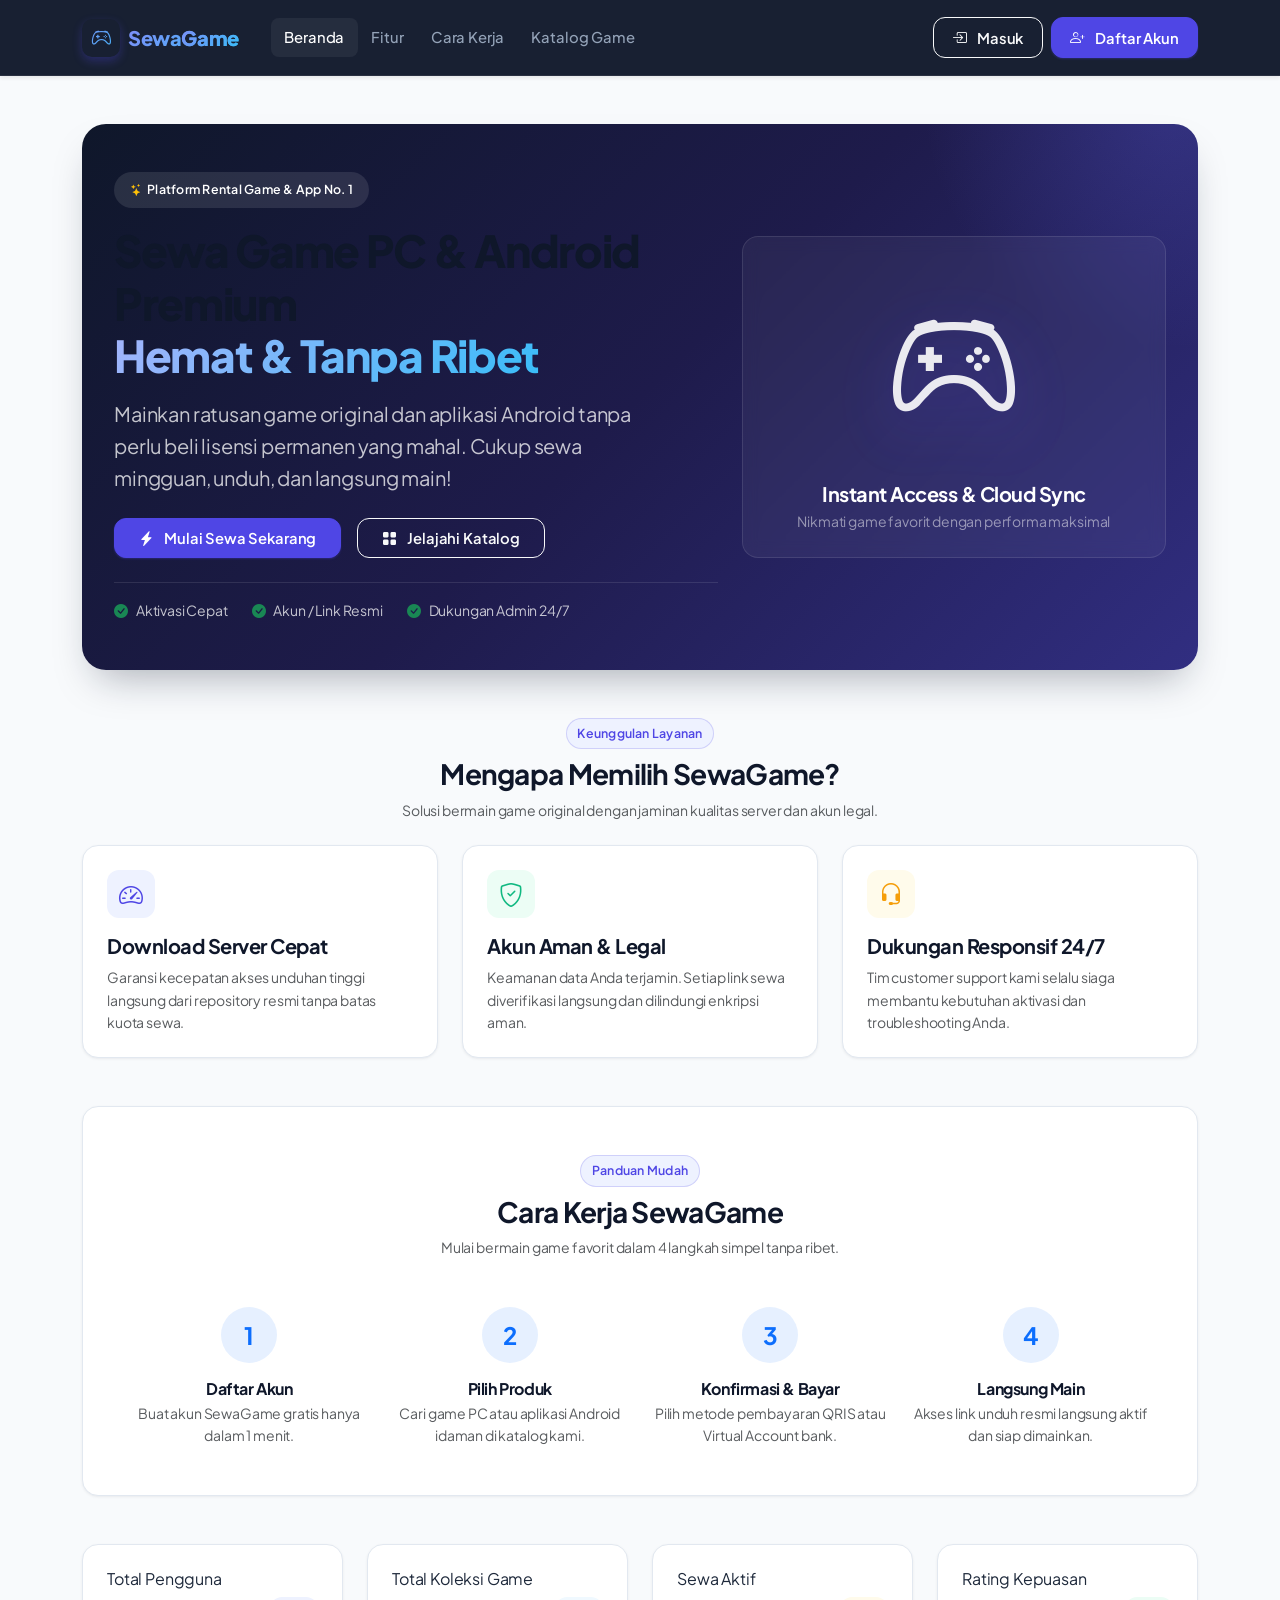
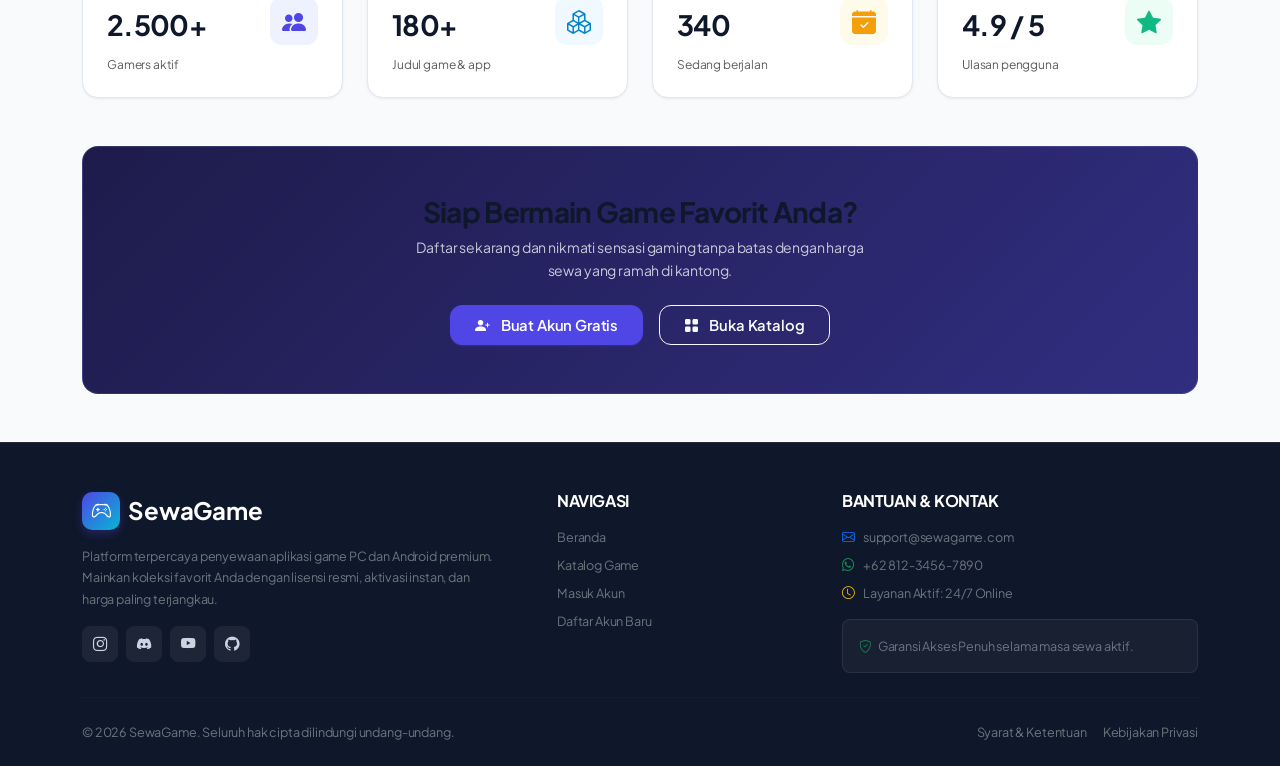
<file: index.html>
<!DOCTYPE html>
<html lang="id">
<head>
    <meta charset="UTF-8">
    <meta name="viewport" content="width=device-width, initial-scale=1.0">
    <meta name="description" content="SewaGame - Platform penyewaan game PC & Android premium terlengkap dan terjangkau.">
    <meta name="theme-color" content="#0f172a">
    <title>SewaGame - Sewa Game Online & Android Terlengkap</title>
    
    <!-- Google Fonts: Plus Jakarta Sans -->
    <link rel="preconnect" href="https://fonts.googleapis.com">
    <link rel="preconnect" href="https://fonts.gstatic.com" crossorigin>
    <link href="https://fonts.googleapis.com/css2?family=Plus+Jakarta+Sans:wght@400;500;600;700;800&display=swap" rel="stylesheet">
    
    <!-- Bootstrap 5.3 & Icons -->
    <link rel="stylesheet" href="https://cdn.jsdelivr.net/npm/bootstrap@5.3.3/dist/css/bootstrap.min.css">
    <link rel="stylesheet" href="https://cdn.jsdelivr.net/npm/bootstrap-icons@1.11.3/font/bootstrap-icons.css">
    <link rel="stylesheet" href="css/style.css">
</head>
<body class="d-flex flex-column min-vh-100">

    <!-- Modern Fixed Navbar -->
    <nav class="navbar navbar-expand-lg navbar-dark navbar-custom fixed-top shadow-sm">
        <div class="container">
            <a class="navbar-brand d-flex align-items-center gap-2" href="index.html">
                <span class="brand-icon-box">
                    <i class="bi bi-controller"></i>
                </span>
                <span>Sewa<span>Game</span></span>
            </a>
            <button class="navbar-toggler border-0 shadow-none" type="button" data-bs-toggle="collapse" data-bs-target="#navbarNav" aria-label="Toggle navigation">
                <span class="navbar-toggler-icon"></span>
            </button>
            <div class="collapse navbar-collapse" id="navbarNav">
                <ul class="navbar-nav me-auto mb-2 mb-lg-0 ms-lg-3">
                    <li class="nav-item"><a class="nav-link active" href="index.html">Beranda</a></li>
                    <li class="nav-item"><a class="nav-link" href="#fitur">Fitur</a></li>
                    <li class="nav-item"><a class="nav-link" href="#cara-kerja">Cara Kerja</a></li>
                    <li class="nav-item"><a class="nav-link" href="products.html">Katalog Game</a></li>
                </ul>
                <ul class="navbar-nav ms-auto align-items-lg-center gap-2 pt-2 pt-lg-0">
                    <li class="nav-item">
                        <a href="login.html" class="btn btn-outline-light btn-sm w-100">
                            <i class="bi bi-box-arrow-in-right me-1"></i> Masuk
                        </a>
                    </li>
                    <li class="nav-item">
                        <a href="register.html" class="btn btn-primary btn-sm w-100">
                            <i class="bi bi-person-plus me-1"></i> Daftar Akun
                        </a>
                    </li>
                </ul>
            </div>
        </div>
    </nav>

    <!-- Page Content Spacing -->
    <div style="height: 76px;"></div>

    <!-- Main Content -->
    <main class="flex-grow-1">
        <div class="container py-4 py-lg-5">
            <!-- Hero Banner -->
            <div class="hero-banner mb-5">
                <div class="row align-items-center g-4">
                    <div class="col-lg-7 position-relative z-1">
                        <span class="badge-subtle badge-subtle-primary text-white border-0 bg-white bg-opacity-10 px-3 py-2 mb-3">
                            <i class="bi bi-stars text-warning"></i> Platform Rental Game & App No. 1
                        </span>
                        <h1 class="hero-title mb-3">
                            Sewa Game PC & Android Premium <br class="d-none d-md-block">
                            <span style="background: linear-gradient(135deg, #a5b4fc, #38bdf8); -webkit-background-clip: text; -webkit-text-fill-color: transparent;">Hemat & Tanpa Ribet</span>
                        </h1>
                        <p class="text-white text-opacity-75 fs-5 mb-4" style="max-width: 540px; font-weight: 400; line-height: 1.6;">
                            Mainkan ratusan game original dan aplikasi Android tanpa perlu beli lisensi permanen yang mahal. Cukup sewa mingguan, unduh, dan langsung main!
                        </p>
                        
                        <div class="d-flex flex-wrap gap-3">
                            <a href="register.html" class="btn btn-primary px-4 py-2">
                                <i class="bi bi-lightning-charge-fill me-1"></i> Mulai Sewa Sekarang
                            </a>
                            <a href="products.html" class="btn btn-outline-light px-4 py-2">
                                <i class="bi bi-grid-fill me-1"></i> Jelajahi Katalog
                            </a>
                        </div>

                        <div class="d-flex flex-wrap gap-4 mt-4 pt-3 border-top border-white border-opacity-10 text-white text-opacity-75 small">
                            <div class="d-flex align-items-center gap-2">
                                <i class="bi bi-check-circle-fill text-success"></i> Aktivasi Cepat
                            </div>
                            <div class="d-flex align-items-center gap-2">
                                <i class="bi bi-check-circle-fill text-success"></i> Akun / Link Resmi
                            </div>
                            <div class="d-flex align-items-center gap-2">
                                <i class="bi bi-check-circle-fill text-success"></i> Dukungan Admin 24/7
                            </div>
                        </div>
                    </div>

                    <div class="col-lg-5 text-center d-none d-lg-block position-relative z-1">
                        <div class="p-4 rounded-4" style="background: rgba(255, 255, 255, 0.05); backdrop-filter: blur(8px); border: 1px solid rgba(255, 255, 255, 0.1);">
                            <i class="bi bi-controller text-white" style="font-size: 8rem; opacity: 0.9; filter: drop-shadow(0 20px 30px rgba(79, 70, 229, 0.4));"></i>
                            <div class="mt-3">
                                <h5 class="text-white fw-bold mb-1">Instant Access & Cloud Sync</h5>
                                <p class="text-white text-opacity-50 small mb-0">Nikmati game favorit dengan performa maksimal</p>
                            </div>
                        </div>
                    </div>
                </div>
            </div>

            <!-- Features -->
            <section id="fitur" class="mb-5">
                <div class="text-center mb-4">
                    <span class="badge-subtle badge-subtle-primary mb-2">Keunggulan Layanan</span>
                    <h3 class="fw-bold mb-2">Mengapa Memilih SewaGame?</h3>
                    <p class="text-muted small mb-0" style="max-width: 500px; margin: 0 auto;">Solusi bermain game original dengan jaminan kualitas server dan akun legal.</p>
                </div>

                <div class="row g-3 g-md-4">
                    <div class="col-12 col-md-4">
                        <div class="card card-clean card-hover h-100 p-4">
                            <div class="stat-icon-wrapper stat-icon-primary mb-3">
                                <i class="bi bi-speedometer2"></i>
                            </div>
                            <h5 class="fw-bold mb-2">Download Server Cepat</h5>
                            <p class="text-muted small mb-0">Garansi kecepatan akses unduhan tinggi langsung dari repository resmi tanpa batas kuota sewa.</p>
                        </div>
                    </div>
                    <div class="col-12 col-md-4">
                        <div class="card card-clean card-hover h-100 p-4">
                            <div class="stat-icon-wrapper stat-icon-success mb-3">
                                <i class="bi bi-shield-check"></i>
                            </div>
                            <h5 class="fw-bold mb-2">Akun Aman & Legal</h5>
                            <p class="text-muted small mb-0">Keamanan data Anda terjamin. Setiap link sewa diverifikasi langsung dan dilindungi enkripsi aman.</p>
                        </div>
                    </div>
                    <div class="col-12 col-md-4">
                        <div class="card card-clean card-hover h-100 p-4">
                            <div class="stat-icon-wrapper stat-icon-warning mb-3">
                                <i class="bi bi-headset"></i>
                            </div>
                            <h5 class="fw-bold mb-2">Dukungan Responsif 24/7</h5>
                            <p class="text-muted small mb-0">Tim customer support kami selalu siaga membantu kebutuhan aktivasi dan troubleshooting Anda.</p>
                        </div>
                    </div>
                </div>
            </section>

            <!-- How It Works -->
            <section id="cara-kerja" class="mb-5">
                <div class="card card-clean p-4 p-md-5 bg-white">
                    <div class="text-center mb-5">
                        <span class="badge-subtle badge-subtle-primary mb-2">Panduan Mudah</span>
                        <h3 class="fw-bold mb-2">Cara Kerja SewaGame</h3>
                        <p class="text-muted small mb-0" style="max-width: 500px; margin: 0 auto;">Mulai bermain game favorit dalam 4 langkah simpel tanpa ribet.</p>
                    </div>

                    <div class="row g-4 text-center">
                        <div class="col-12 col-sm-6 col-lg-3">
                            <div class="d-inline-flex align-items-center justify-content-center rounded-circle mb-3 bg-primary bg-opacity-10 text-primary fw-bold fs-4" style="width: 56px; height: 56px;">
                                1
                            </div>
                            <h6 class="fw-bold mb-1">Daftar Akun</h6>
                            <p class="text-muted small mb-0">Buat akun SewaGame gratis hanya dalam 1 menit.</p>
                        </div>
                        <div class="col-12 col-sm-6 col-lg-3">
                            <div class="d-inline-flex align-items-center justify-content-center rounded-circle mb-3 bg-primary bg-opacity-10 text-primary fw-bold fs-4" style="width: 56px; height: 56px;">
                                2
                            </div>
                            <h6 class="fw-bold mb-1">Pilih Produk</h6>
                            <p class="text-muted small mb-0">Cari game PC atau aplikasi Android idaman di katalog kami.</p>
                        </div>
                        <div class="col-12 col-sm-6 col-lg-3">
                            <div class="d-inline-flex align-items-center justify-content-center rounded-circle mb-3 bg-primary bg-opacity-10 text-primary fw-bold fs-4" style="width: 56px; height: 56px;">
                                3
                            </div>
                            <h6 class="fw-bold mb-1">Konfirmasi & Bayar</h6>
                            <p class="text-muted small mb-0">Pilih metode pembayaran QRIS atau Virtual Account bank.</p>
                        </div>
                        <div class="col-12 col-sm-6 col-lg-3">
                            <div class="d-inline-flex align-items-center justify-content-center rounded-circle mb-3 bg-primary bg-opacity-10 text-primary fw-bold fs-4" style="width: 56px; height: 56px;">
                                4
                            </div>
                            <h6 class="fw-bold mb-1">Langsung Main</h6>
                            <p class="text-muted small mb-0">Akses link unduh resmi langsung aktif dan siap dimainkan.</p>
                        </div>
                    </div>
                </div>
            </section>

            <!-- Stats -->
            <section class="mb-5">
                <div class="row g-3 g-md-4">
                    <div class="col-12 col-sm-6 col-xl-3">
                        <div class="stat-card-modern">
                            <div>
                                <p class="stat-label">Total Pengguna</p>
                                <h3 class="stat-number">2.500+</h3>
                                <small class="text-muted" style="font-size: 0.75rem;">Gamers aktif</small>
                            </div>
                            <div class="stat-icon-wrapper stat-icon-primary">
                                <i class="bi bi-people-fill"></i>
                            </div>
                        </div>
                    </div>
                    <div class="col-12 col-sm-6 col-xl-3">
                        <div class="stat-card-modern">
                            <div>
                                <p class="stat-label">Total Koleksi Game</p>
                                <h3 class="stat-number">180+</h3>
                                <small class="text-muted" style="font-size: 0.75rem;">Judul game & app</small>
                            </div>
                            <div class="stat-icon-wrapper stat-icon-info">
                                <i class="bi bi-boxes"></i>
                            </div>
                        </div>
                    </div>
                    <div class="col-12 col-sm-6 col-xl-3">
                        <div class="stat-card-modern">
                            <div>
                                <p class="stat-label">Sewa Aktif</p>
                                <h3 class="stat-number">340</h3>
                                <small class="text-muted" style="font-size: 0.75rem;">Sedang berjalan</small>
                            </div>
                            <div class="stat-icon-wrapper stat-icon-warning">
                                <i class="bi bi-calendar-check-fill"></i>
                            </div>
                        </div>
                    </div>
                    <div class="col-12 col-sm-6 col-xl-3">
                        <div class="stat-card-modern">
                            <div>
                                <p class="stat-label">Rating Kepuasan</p>
                                <h3 class="stat-number">4.9 / 5</h3>
                                <small class="text-muted" style="font-size: 0.75rem;">Ulasan pengguna</small>
                            </div>
                            <div class="stat-icon-wrapper stat-icon-success">
                                <i class="bi bi-star-fill"></i>
                            </div>
                        </div>
                    </div>
                </div>
            </section>

            <!-- CTA -->
            <div class="rounded-4 p-4 p-md-5 text-center text-white" style="background: linear-gradient(135deg, #1e1b4b, #312e81); border: 1px solid rgba(255,255,255,0.1);">
                <h3 class="fw-bold mb-2">Siap Bermain Game Favorit Anda?</h3>
                <p class="text-white text-opacity-75 small mb-4" style="max-width: 460px; margin: 0 auto; line-height: 1.6;">
                    Daftar sekarang dan nikmati sensasi gaming tanpa batas dengan harga sewa yang ramah di kantong.
                </p>
                <div class="d-flex justify-content-center gap-3">
                    <a href="register.html" class="btn btn-primary px-4 py-2">
                        <i class="bi bi-person-plus-fill me-1"></i> Buat Akun Gratis
                    </a>
                    <a href="products.html" class="btn btn-outline-light px-4 py-2">
                        <i class="bi bi-grid-fill me-1"></i> Buka Katalog
                    </a>
                </div>
            </div>
        </div>
    </main>

    <!-- Modern Professional Footer -->
    <footer class="footer-custom pt-5 pb-4 mt-auto">
        <div class="container">
            <div class="row g-4 justify-content-between">
                <div class="col-lg-5 col-md-6">
                    <div class="d-flex align-items-center gap-2 mb-3">
                        <span class="brand-icon-box">
                            <i class="bi bi-controller"></i>
                        </span>
                        <span class="fs-4 fw-bold text-white">SewaGame</span>
                    </div>
                    <p class="text-secondary small mb-3" style="max-width: 420px; line-height: 1.7;">
                        Platform terpercaya penyewaan aplikasi game PC dan Android premium. Mainkan koleksi favorit Anda dengan lisensi resmi, aktivasi instan, dan harga paling terjangkau.
                    </p>
                    <div class="d-flex gap-2">
                        <a href="#" class="footer-social-icon" aria-label="Instagram"><i class="bi bi-instagram"></i></a>
                        <a href="#" class="footer-social-icon" aria-label="Discord"><i class="bi bi-discord"></i></a>
                        <a href="#" class="footer-social-icon" aria-label="YouTube"><i class="bi bi-youtube"></i></a>
                        <a href="#" class="footer-social-icon" aria-label="GitHub"><i class="bi bi-github"></i></a>
                    </div>
                </div>

                <div class="col-lg-3 col-md-6 col-6">
                    <h6 class="text-white mb-3 text-uppercase fs-7 fw-bold tracking-wider">Navigasi</h6>
                    <ul class="list-unstyled mb-0 d-flex flex-column gap-2 small">
                        <li><a href="index.html" class="text-secondary hover-text-white">Beranda</a></li>
                        <li><a href="products.html" class="text-secondary hover-text-white">Katalog Game</a></li>
                        <li><a href="login.html" class="text-secondary hover-text-white">Masuk Akun</a></li>
                        <li><a href="register.html" class="text-secondary hover-text-white">Daftar Akun Baru</a></li>
                    </ul>
                </div>

                <div class="col-lg-4 col-md-6">
                    <h6 class="text-white mb-3 text-uppercase fs-7 fw-bold tracking-wider">Bantuan & Kontak</h6>
                    <ul class="list-unstyled mb-0 d-flex flex-column gap-2 small text-secondary">
                        <li class="d-flex align-items-center gap-2">
                            <i class="bi bi-envelope text-primary"></i>
                            <span>support@sewagame.com</span>
                        </li>
                        <li class="d-flex align-items-center gap-2">
                            <i class="bi bi-whatsapp text-success"></i>
                            <span>+62 812-3456-7890</span>
                        </li>
                        <li class="d-flex align-items-center gap-2">
                            <i class="bi bi-clock text-warning"></i>
                            <span>Layanan Aktif: 24/7 Online</span>
                        </li>
                    </ul>
                    <div class="mt-3 p-3 rounded-3" style="background: rgba(255, 255, 255, 0.04); border: 1px solid rgba(255, 255, 255, 0.08);">
                        <small class="text-secondary d-block"><i class="bi bi-shield-check text-success me-1"></i> Garansi Akses Penuh selama masa sewa aktif.</small>
                    </div>
                </div>
            </div>

            <hr class="my-4" style="border-color: rgba(255, 255, 255, 0.08);">

            <div class="d-flex flex-column flex-sm-row justify-content-between align-items-center gap-2 small text-secondary">
                <div>&copy; 2026 SewaGame. Seluruh hak cipta dilindungi undang-undang.</div>
                <div class="d-flex gap-3">
                    <a href="#" class="text-secondary">Syarat & Ketentuan</a>
                    <a href="#" class="text-secondary">Kebijakan Privasi</a>
                </div>
            </div>
        </div>
    </footer>

    <!-- Bootstrap JS & App JS -->
    <script src="https://cdn.jsdelivr.net/npm/bootstrap@5.3.3/dist/js/bootstrap.bundle.min.js"></script>
    <script src="js/app.js"></script>
</body>
</html>
</file>
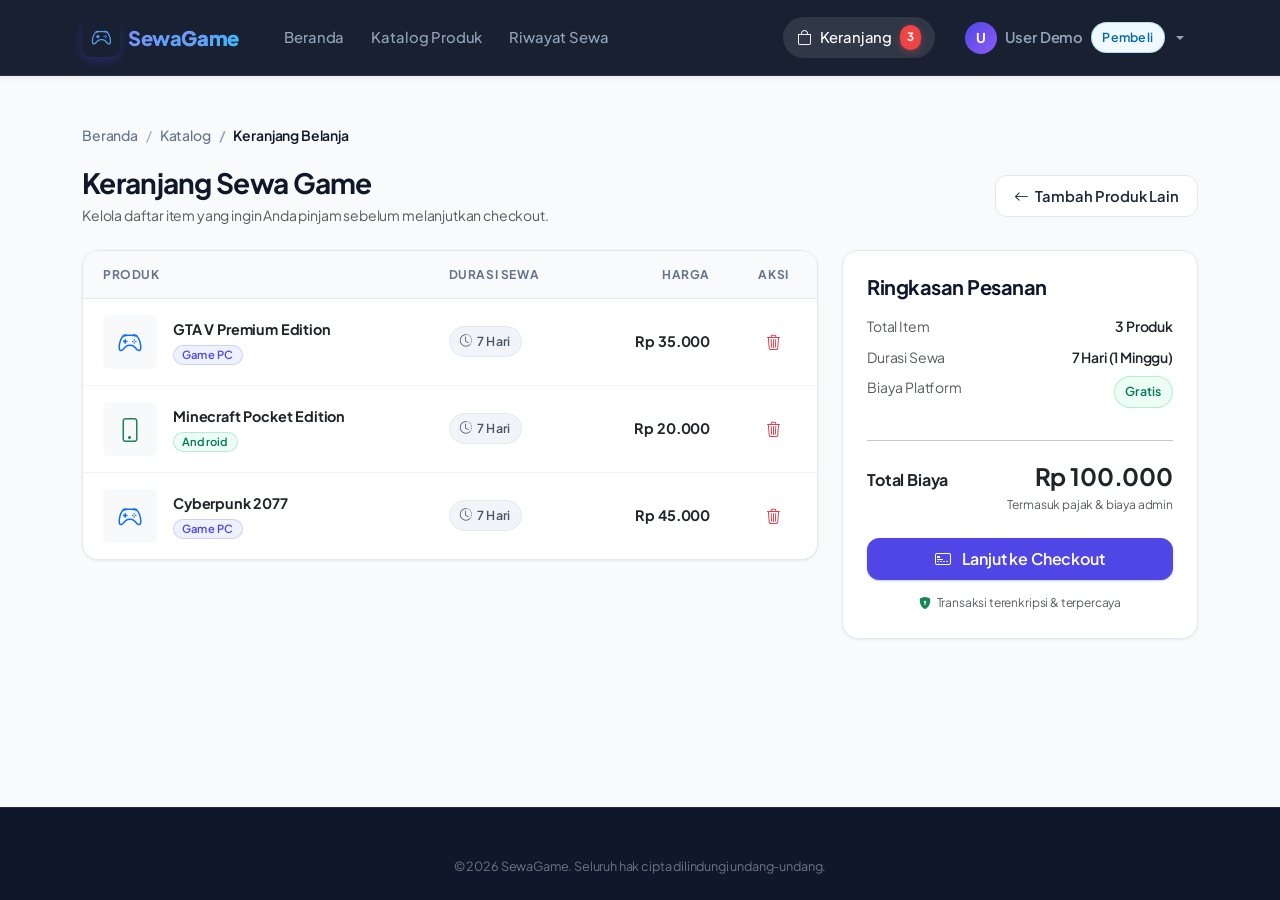
<file: cart.html>
<!DOCTYPE html>
<html lang="id">
<head>
    <meta charset="UTF-8">
    <meta name="viewport" content="width=device-width, initial-scale=1.0">
    <meta name="description" content="Keranjang belanja SewaGame - Kelola game yang ingin Anda sewa.">
    <meta name="theme-color" content="#0f172a">
    <title>Keranjang Belanja - SewaGame</title>
    
    <!-- Google Fonts: Plus Jakarta Sans -->
    <link rel="preconnect" href="https://fonts.googleapis.com">
    <link rel="preconnect" href="https://fonts.gstatic.com" crossorigin>
    <link href="https://fonts.googleapis.com/css2?family=Plus+Jakarta+Sans:wght@400;500;600;700;800&display=swap" rel="stylesheet">
    
    <!-- Bootstrap 5.3 & Icons -->
    <link rel="stylesheet" href="https://cdn.jsdelivr.net/npm/bootstrap@5.3.3/dist/css/bootstrap.min.css">
    <link rel="stylesheet" href="https://cdn.jsdelivr.net/npm/bootstrap-icons@1.11.3/font/bootstrap-icons.css">
    <link rel="stylesheet" href="css/style.css">
</head>
<body class="d-flex flex-column min-vh-100">

    <!-- Modern Fixed Navbar -->
    <nav class="navbar navbar-expand-lg navbar-dark navbar-custom fixed-top shadow-sm">
        <div class="container">
            <a class="navbar-brand d-flex align-items-center gap-2" href="home.html">
                <span class="brand-icon-box"><i class="bi bi-controller"></i></span>
                <span>Sewa<span>Game</span></span>
            </a>
            <button class="navbar-toggler border-0 shadow-none" type="button" data-bs-toggle="collapse" data-bs-target="#navbarNav" aria-label="Toggle navigation">
                <span class="navbar-toggler-icon"></span>
            </button>
            <div class="collapse navbar-collapse" id="navbarNav">
                <ul class="navbar-nav me-auto mb-2 mb-lg-0 ms-lg-3">
                    <li class="nav-item"><a class="nav-link" href="home.html">Beranda</a></li>
                    <li class="nav-item"><a class="nav-link" href="products.html">Katalog Produk</a></li>
                    <li class="nav-item"><a class="nav-link" href="rentals.html">Riwayat Sewa</a></li>
                </ul>
                <ul class="navbar-nav ms-auto align-items-lg-center gap-2 pt-2 pt-lg-0">
                    <li class="nav-item me-lg-2">
                        <a class="nav-link active d-inline-flex align-items-center gap-2 px-3 py-2 rounded-pill bg-white bg-opacity-10 text-white" href="cart.html">
                            <i class="bi bi-bag"></i>
                            <span>Keranjang</span>
                            <span class="cart-pill-badge">3</span>
                        </a>
                    </li>
                    <li class="nav-item dropdown">
                        <a class="nav-link dropdown-toggle d-inline-flex align-items-center gap-2 text-white" href="#" data-bs-toggle="dropdown" aria-expanded="false">
                            <span class="user-avatar-circle">U</span>
                            <span class="fw-semibold">User Demo</span>
                            <span class="badge-subtle badge-subtle-info">Pembeli</span>
                        </a>
                        <ul class="dropdown-menu dropdown-menu-custom dropdown-menu-end shadow-lg mt-2">
                            <li class="px-3 py-2 border-bottom mb-1">
                                <small class="text-muted d-block">Login sebagai</small>
                                <strong class="text-truncate d-block">pembeli@sewagame.com</strong>
                            </li>
                            <li><a class="dropdown-item" href="rentals.html"><i class="bi bi-clock-history me-2"></i> Riwayat Sewa</a></li>
                            <li><a class="dropdown-item" href="cart.html"><i class="bi bi-bag me-2"></i> Keranjang</a></li>
                            <li><hr class="dropdown-divider my-1"></li>
                            <li><a href="index.html" class="dropdown-item text-danger d-flex align-items-center"><i class="bi bi-box-arrow-right me-2"></i> Keluar</a></li>
                        </ul>
                    </li>
                </ul>
            </div>
        </div>
    </nav>

    <!-- Page Content Spacing -->
    <div style="height: 76px;"></div>

    <!-- Main Content -->
    <main class="flex-grow-1">
        <div class="container py-4 py-lg-5">
            <!-- Breadcrumb -->
            <ul class="breadcrumb-custom">
                <li><a href="home.html">Beranda</a></li>
                <li><a href="products.html">Katalog</a></li>
                <li class="active">Keranjang Belanja</li>
            </ul>

            <div class="d-flex align-items-center justify-content-between mb-4">
                <div>
                    <h3 class="fw-bold mb-1">Keranjang Sewa Game</h3>
                    <p class="text-muted small mb-0">Kelola daftar item yang ingin Anda pinjam sebelum melanjutkan checkout.</p>
                </div>
                <a href="products.html" class="btn btn-light-custom btn-sm d-none d-sm-inline-flex">
                    <i class="bi bi-arrow-left"></i> Tambah Produk Lain
                </a>
            </div>

            <div id="cartContentSection">
                <div class="row g-4">
                    <!-- Cart Items List (8 cols) -->
                    <div class="col-12 col-lg-8">
                        <div class="table-clean-wrapper">
                            <div class="table-responsive">
                                <table class="table table-clean">
                                    <thead>
                                        <tr>
                                            <th>Produk</th>
                                            <th>Durasi Sewa</th>
                                            <th class="text-end">Harga</th>
                                            <th class="text-center">Aksi</th>
                                        </tr>
                                    </thead>
                                    <tbody>
                                        <!-- Item 1 -->
                                        <tr data-price="35000">
                                            <td>
                                                <div class="d-flex align-items-center gap-3">
                                                    <div class="rounded-2 overflow-hidden bg-light flex-shrink-0 d-flex align-items-center justify-content-center" style="width: 54px; height: 54px;">
                                                        <i class="bi bi-controller fs-4 text-primary"></i>
                                                    </div>
                                                    <div class="text-truncate" style="max-width: 280px;">
                                                        <a href="product-detail.html" class="fw-bold text-dark text-truncate d-block">
                                                            GTA V Premium Edition
                                                        </a>
                                                        <span class="badge-subtle badge-subtle-primary py-0 px-2 mt-1" style="font-size: 0.7rem;">
                                                            Game PC
                                                        </span>
                                                    </div>
                                                </div>
                                            </td>
                                            <td>
                                                <span class="badge-subtle badge-subtle-dark">
                                                    <i class="bi bi-clock-history"></i> 7 Hari
                                                </span>
                                            </td>
                                            <td class="text-end fw-bold text-dark">
                                                Rp 35.000
                                            </td>
                                            <td class="text-center">
                                                <button class="btn btn-sm btn-light-custom text-danger border-0 p-2 btn-delete-cart-item" title="Hapus dari keranjang">
                                                    <i class="bi bi-trash3"></i>
                                                </button>
                                            </td>
                                        </tr>

                                        <!-- Item 2 -->
                                        <tr data-price="20000">
                                            <td>
                                                <div class="d-flex align-items-center gap-3">
                                                    <div class="rounded-2 overflow-hidden bg-light flex-shrink-0 d-flex align-items-center justify-content-center" style="width: 54px; height: 54px;">
                                                        <i class="bi bi-phone fs-4 text-success"></i>
                                                    </div>
                                                    <div class="text-truncate" style="max-width: 280px;">
                                                        <a href="product-detail.html" class="fw-bold text-dark text-truncate d-block">
                                                            Minecraft Pocket Edition
                                                        </a>
                                                        <span class="badge-subtle badge-subtle-success py-0 px-2 mt-1" style="font-size: 0.7rem;">
                                                            Android
                                                        </span>
                                                    </div>
                                                </div>
                                            </td>
                                            <td>
                                                <span class="badge-subtle badge-subtle-dark">
                                                    <i class="bi bi-clock-history"></i> 7 Hari
                                                </span>
                                            </td>
                                            <td class="text-end fw-bold text-dark">
                                                Rp 20.000
                                            </td>
                                            <td class="text-center">
                                                <button class="btn btn-sm btn-light-custom text-danger border-0 p-2 btn-delete-cart-item" title="Hapus dari keranjang">
                                                    <i class="bi bi-trash3"></i>
                                                </button>
                                            </td>
                                        </tr>

                                        <!-- Item 3 -->
                                        <tr data-price="45000">
                                            <td>
                                                <div class="d-flex align-items-center gap-3">
                                                    <div class="rounded-2 overflow-hidden bg-light flex-shrink-0 d-flex align-items-center justify-content-center" style="width: 54px; height: 54px;">
                                                        <i class="bi bi-controller fs-4 text-primary"></i>
                                                    </div>
                                                    <div class="text-truncate" style="max-width: 280px;">
                                                        <a href="product-detail.html" class="fw-bold text-dark text-truncate d-block">
                                                            Cyberpunk 2077
                                                        </a>
                                                        <span class="badge-subtle badge-subtle-primary py-0 px-2 mt-1" style="font-size: 0.7rem;">
                                                            Game PC
                                                        </span>
                                                    </div>
                                                </div>
                                            </td>
                                            <td>
                                                <span class="badge-subtle badge-subtle-dark">
                                                    <i class="bi bi-clock-history"></i> 7 Hari
                                                </span>
                                            </td>
                                            <td class="text-end fw-bold text-dark">
                                                Rp 45.000
                                            </td>
                                            <td class="text-center">
                                                <button class="btn btn-sm btn-light-custom text-danger border-0 p-2 btn-delete-cart-item" title="Hapus dari keranjang">
                                                    <i class="bi bi-trash3"></i>
                                                </button>
                                            </td>
                                        </tr>
                                    </tbody>
                                </table>
                            </div>
                        </div>

                        <div class="mt-3 d-sm-none">
                            <a href="products.html" class="btn btn-light-custom w-100 btn-sm">
                                <i class="bi bi-arrow-left"></i> Tambah Produk Lain
                            </a>
                        </div>
                    </div>

                    <!-- Order Summary Sidebar (4 cols) -->
                    <div class="col-12 col-lg-4">
                        <div class="card card-clean p-4 sticky-top" style="top: 96px;">
                            <h5 class="fw-bold mb-3">Ringkasan Pesanan</h5>

                            <div class="d-flex justify-content-between text-muted small mb-2">
                                <span>Total Item</span>
                                <span class="fw-semibold text-dark cart-count-display">3 Produk</span>
                            </div>

                            <div class="d-flex justify-content-between text-muted small mb-2">
                                <span>Durasi Sewa</span>
                                <span class="fw-semibold text-dark">7 Hari (1 Minggu)</span>
                            </div>

                            <div class="d-flex justify-content-between text-muted small mb-3">
                                <span>Biaya Platform</span>
                                <span class="badge-subtle badge-subtle-success">Gratis</span>
                            </div>

                            <hr class="my-3">

                            <div class="d-flex justify-content-between align-items-baseline mb-4">
                                <span class="fw-bold text-dark">Total Biaya</span>
                                <div class="text-end">
                                    <span class="fs-4 fw-bold text-dark cart-total-price">Rp 100.000</span>
                                    <small class="text-muted d-block" style="font-size: 0.75rem;">Termasuk pajak & biaya admin</small>
                                </div>
                            </div>

                            <a href="checkout.html" class="btn btn-primary w-100 py-2 fs-6 mb-2">
                                <i class="bi bi-credit-card-2-front me-1"></i> Lanjut ke Checkout
                            </a>

                            <div class="text-center">
                                <small class="text-muted" style="font-size: 0.75rem;">
                                    <i class="bi bi-shield-lock-fill text-success me-1"></i> Transaksi terenkripsi & terpercaya
                                </small>
                            </div>
                        </div>
                    </div>
                </div>
            </div>

            <!-- Empty State -->
            <div id="cartEmptySection" class="empty-state-box" style="display: none;">
                <div class="empty-state-icon">
                    <i class="bi bi-bag-x"></i>
                </div>
                <h4 class="fw-bold mb-2">Keranjang Anda Masih Kosong</h4>
                <p class="text-muted small mb-4" style="max-width: 420px; margin: 0 auto;">
                    Anda belum menambahkan game atau aplikasi apa pun ke dalam keranjang belanja.
                </p>
                <a href="products.html" class="btn btn-primary px-4 py-2">
                    <i class="bi bi-grid-fill me-1"></i> Jelajahi Katalog Sekarang
                </a>
            </div>
        </div>
    </main>

    <!-- Modern Professional Footer -->
    <footer class="footer-custom pt-5 pb-4 mt-auto">
        <div class="container text-center small text-secondary">
            <div>&copy; 2026 SewaGame. Seluruh hak cipta dilindungi undang-undang.</div>
        </div>
    </footer>

    <!-- Bootstrap JS & App JS -->
    <script src="https://cdn.jsdelivr.net/npm/bootstrap@5.3.3/dist/js/bootstrap.bundle.min.js"></script>
    <script src="js/app.js"></script>
</body>
</html>
</file>
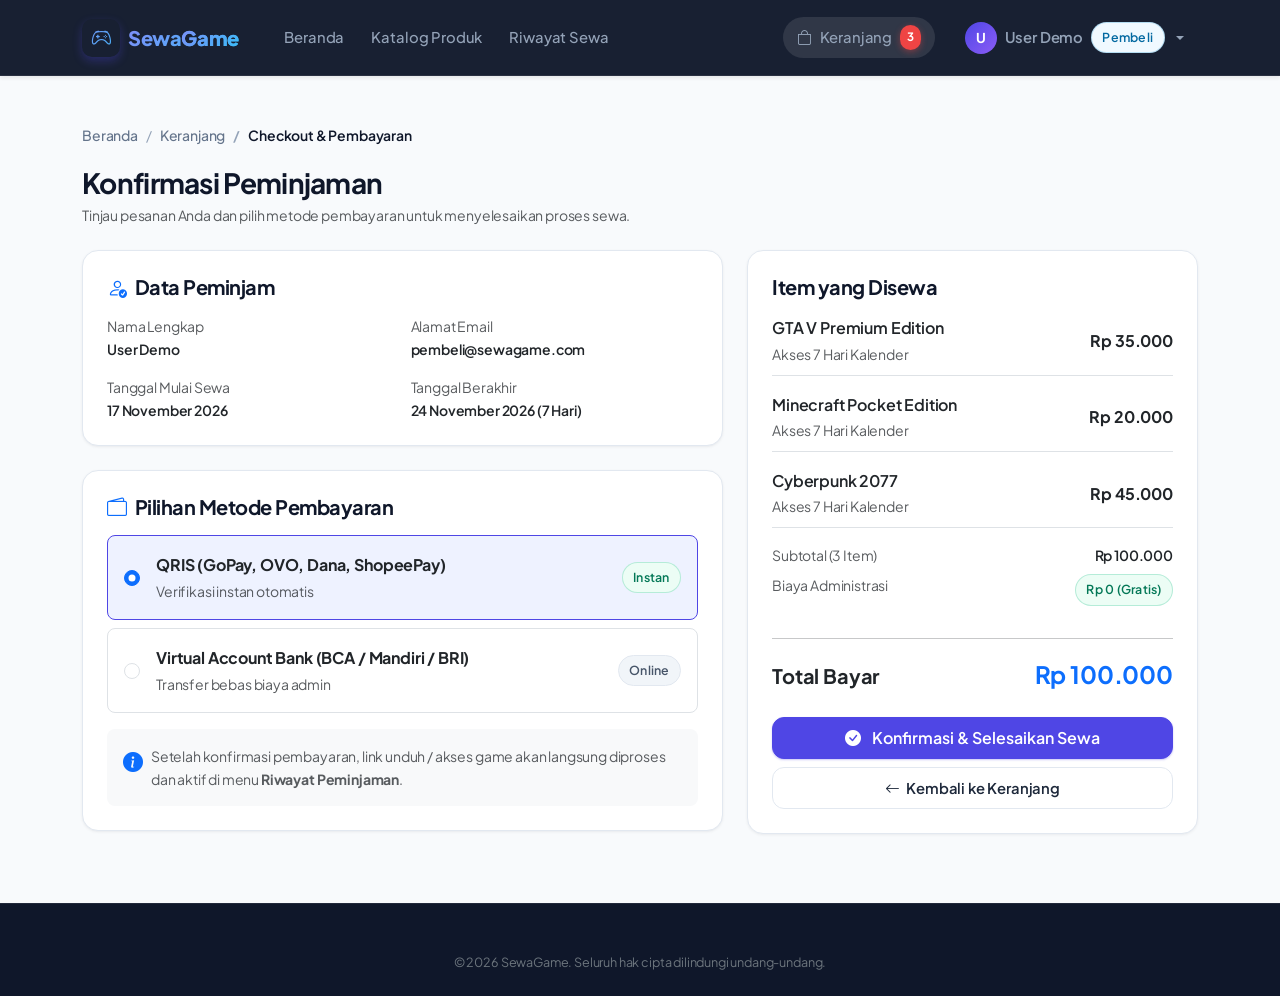
<file: checkout.html>
<!DOCTYPE html>
<html lang="id">
<head>
    <meta charset="UTF-8">
    <meta name="viewport" content="width=device-width, initial-scale=1.0">
    <meta name="description" content="Konfirmasi peminjaman game di SewaGame.">
    <meta name="theme-color" content="#0f172a">
    <title>Checkout & Pembayaran - SewaGame</title>
    
    <!-- Google Fonts: Plus Jakarta Sans -->
    <link rel="preconnect" href="https://fonts.googleapis.com">
    <link rel="preconnect" href="https://fonts.gstatic.com" crossorigin>
    <link href="https://fonts.googleapis.com/css2?family=Plus+Jakarta+Sans:wght@400;500;600;700;800&display=swap" rel="stylesheet">
    
    <!-- Bootstrap 5.3 & Icons -->
    <link rel="stylesheet" href="https://cdn.jsdelivr.net/npm/bootstrap@5.3.3/dist/css/bootstrap.min.css">
    <link rel="stylesheet" href="https://cdn.jsdelivr.net/npm/bootstrap-icons@1.11.3/font/bootstrap-icons.css">
    <link rel="stylesheet" href="css/style.css">
</head>
<body class="d-flex flex-column min-vh-100">

    <!-- Modern Fixed Navbar -->
    <nav class="navbar navbar-expand-lg navbar-dark navbar-custom fixed-top shadow-sm">
        <div class="container">
            <a class="navbar-brand d-flex align-items-center gap-2" href="home.html">
                <span class="brand-icon-box"><i class="bi bi-controller"></i></span>
                <span>Sewa<span>Game</span></span>
            </a>
            <button class="navbar-toggler border-0 shadow-none" type="button" data-bs-toggle="collapse" data-bs-target="#navbarNav" aria-label="Toggle navigation">
                <span class="navbar-toggler-icon"></span>
            </button>
            <div class="collapse navbar-collapse" id="navbarNav">
                <ul class="navbar-nav me-auto mb-2 mb-lg-0 ms-lg-3">
                    <li class="nav-item"><a class="nav-link" href="home.html">Beranda</a></li>
                    <li class="nav-item"><a class="nav-link" href="products.html">Katalog Produk</a></li>
                    <li class="nav-item"><a class="nav-link" href="rentals.html">Riwayat Sewa</a></li>
                </ul>
                <ul class="navbar-nav ms-auto align-items-lg-center gap-2 pt-2 pt-lg-0">
                    <li class="nav-item me-lg-2">
                        <a class="nav-link d-inline-flex align-items-center gap-2 px-3 py-2 rounded-pill bg-white bg-opacity-10 text-white" href="cart.html">
                            <i class="bi bi-bag"></i>
                            <span>Keranjang</span>
                            <span class="cart-pill-badge">3</span>
                        </a>
                    </li>
                    <li class="nav-item dropdown">
                        <a class="nav-link dropdown-toggle d-inline-flex align-items-center gap-2 text-white" href="#" data-bs-toggle="dropdown" aria-expanded="false">
                            <span class="user-avatar-circle">U</span>
                            <span class="fw-semibold">User Demo</span>
                            <span class="badge-subtle badge-subtle-info">Pembeli</span>
                        </a>
                        <ul class="dropdown-menu dropdown-menu-custom dropdown-menu-end shadow-lg mt-2">
                            <li class="px-3 py-2 border-bottom mb-1">
                                <small class="text-muted d-block">Login sebagai</small>
                                <strong class="text-truncate d-block">pembeli@sewagame.com</strong>
                            </li>
                            <li><a class="dropdown-item" href="rentals.html"><i class="bi bi-clock-history me-2"></i> Riwayat Sewa</a></li>
                            <li><a class="dropdown-item" href="cart.html"><i class="bi bi-bag me-2"></i> Keranjang</a></li>
                            <li><hr class="dropdown-divider my-1"></li>
                            <li><a href="index.html" class="dropdown-item text-danger d-flex align-items-center"><i class="bi bi-box-arrow-right me-2"></i> Keluar</a></li>
                        </ul>
                    </li>
                </ul>
            </div>
        </div>
    </nav>

    <!-- Page Content Spacing -->
    <div style="height: 76px;"></div>

    <!-- Main Content -->
    <main class="flex-grow-1">
        <div class="container py-4 py-lg-5">
            <!-- Breadcrumb -->
            <ul class="breadcrumb-custom">
                <li><a href="home.html">Beranda</a></li>
                <li><a href="cart.html">Keranjang</a></li>
                <li class="active">Checkout & Pembayaran</li>
            </ul>

            <div class="mb-4">
                <h3 class="fw-bold mb-1">Konfirmasi Peminjaman</h3>
                <p class="text-muted small mb-0">Tinjau pesanan Anda dan pilih metode pembayaran untuk menyelesaikan proses sewa.</p>
            </div>

            <div class="row g-4">
                <!-- Left Column: Borrower details & Payment Method (7 cols) -->
                <div class="col-12 col-lg-7">
                    <!-- User Account Info Card -->
                    <div class="card card-clean p-4 mb-4">
                        <h5 class="fw-bold mb-3 d-flex align-items-center gap-2">
                            <i class="bi bi-person-check text-primary"></i> Data Peminjam
                        </h5>
                        <div class="row g-3 small">
                            <div class="col-sm-6">
                                <span class="text-muted d-block">Nama Lengkap</span>
                                <span class="fw-semibold text-dark">User Demo</span>
                            </div>
                            <div class="col-sm-6">
                                <span class="text-muted d-block">Alamat Email</span>
                                <span class="fw-semibold text-dark">pembeli@sewagame.com</span>
                            </div>
                            <div class="col-sm-6">
                                <span class="text-muted d-block">Tanggal Mulai Sewa</span>
                                <span class="fw-semibold text-dark">17 November 2026</span>
                            </div>
                            <div class="col-sm-6">
                                <span class="text-muted d-block">Tanggal Berakhir</span>
                                <span class="fw-semibold text-dark text-primary">24 November 2026 (7 Hari)</span>
                            </div>
                        </div>
                    </div>

                    <!-- Payment Method Simulation -->
                    <div class="card card-clean p-4 mb-4">
                        <h5 class="fw-bold mb-3 d-flex align-items-center gap-2">
                            <i class="bi bi-wallet2 text-primary"></i> Pilihan Metode Pembayaran
                        </h5>
                        
                        <div class="d-flex flex-column gap-2 mb-3">
                            <label class="p-3 rounded-3 border d-flex align-items-center justify-content-between cursor-pointer" style="background-color: var(--sg-primary-light); border-color: var(--sg-primary) !important;">
                                <div class="d-flex align-items-center gap-3">
                                    <input type="radio" name="payment_method" value="qris" class="form-check-input mt-0" checked>
                                    <div>
                                        <strong class="d-block text-dark">QRIS (GoPay, OVO, Dana, ShopeePay)</strong>
                                        <small class="text-muted">Verifikasi instan otomatis</small>
                                    </div>
                                </div>
                                <span class="badge-subtle badge-subtle-success">Instan</span>
                            </label>

                            <label class="p-3 rounded-3 border d-flex align-items-center justify-content-between cursor-pointer bg-white">
                                <div class="d-flex align-items-center gap-3">
                                    <input type="radio" name="payment_method" value="va" class="form-check-input mt-0">
                                    <div>
                                        <strong class="d-block text-dark">Virtual Account Bank (BCA / Mandiri / BRI)</strong>
                                        <small class="text-muted">Transfer bebas biaya admin</small>
                                    </div>
                                </div>
                                <span class="badge-subtle badge-subtle-dark">Online</span>
                            </label>
                        </div>

                        <div class="p-3 rounded-3 bg-light text-muted small d-flex gap-2">
                            <i class="bi bi-info-circle-fill text-primary fs-5 flex-shrink-0"></i>
                            <div>
                                Setelah konfirmasi pembayaran, link unduh / akses game akan langsung diproses dan aktif di menu <strong>Riwayat Peminjaman</strong>.
                            </div>
                        </div>
                    </div>
                </div>

                <!-- Right Column: Order Review (5 cols) -->
                <div class="col-12 col-lg-5">
                    <div class="card card-clean p-4 sticky-top" style="top: 96px;">
                        <h5 class="fw-bold mb-3">Item yang Disewa</h5>

                        <div class="d-flex flex-column gap-3 mb-3">
                            <div class="d-flex justify-content-between align-items-center pb-2 border-bottom">
                                <div class="text-truncate me-2" style="max-width: 220px;">
                                    <span class="fw-semibold text-dark text-truncate d-block">GTA V Premium Edition</span>
                                    <small class="text-muted">Akses 7 Hari Kalender</small>
                                </div>
                                <span class="fw-bold text-dark text-nowrap">Rp 35.000</span>
                            </div>
                            <div class="d-flex justify-content-between align-items-center pb-2 border-bottom">
                                <div class="text-truncate me-2" style="max-width: 220px;">
                                    <span class="fw-semibold text-dark text-truncate d-block">Minecraft Pocket Edition</span>
                                    <small class="text-muted">Akses 7 Hari Kalender</small>
                                </div>
                                <span class="fw-bold text-dark text-nowrap">Rp 20.000</span>
                            </div>
                            <div class="d-flex justify-content-between align-items-center pb-2 border-bottom">
                                <div class="text-truncate me-2" style="max-width: 220px;">
                                    <span class="fw-semibold text-dark text-truncate d-block">Cyberpunk 2077</span>
                                    <small class="text-muted">Akses 7 Hari Kalender</small>
                                </div>
                                <span class="fw-bold text-dark text-nowrap">Rp 45.000</span>
                            </div>
                        </div>

                        <div class="d-flex justify-content-between text-muted small mb-2">
                            <span>Subtotal (3 Item)</span>
                            <span class="fw-semibold text-dark">Rp 100.000</span>
                        </div>

                        <div class="d-flex justify-content-between text-muted small mb-3">
                            <span>Biaya Administrasi</span>
                            <span class="badge-subtle badge-subtle-success">Rp 0 (Gratis)</span>
                        </div>

                        <hr class="my-3">

                        <div class="d-flex justify-content-between align-items-baseline mb-4">
                            <span class="fw-bold text-dark fs-5">Total Bayar</span>
                            <span class="fs-4 fw-bold text-primary">Rp 100.000</span>
                        </div>

                        <!-- Button to trigger modal -->
                        <button type="button" class="btn btn-primary w-100 py-2 fs-6 mb-2" data-bs-toggle="modal" data-bs-target="#confirmModal">
                            <i class="bi bi-check-circle-fill me-1"></i> Konfirmasi & Selesaikan Sewa
                        </button>

                        <a href="cart.html" class="btn btn-light-custom w-100 btn-sm">
                            <i class="bi bi-arrow-left"></i> Kembali ke Keranjang
                        </a>
                    </div>
                </div>
            </div>
        </div>
    </main>

    <!-- Modern Confirmation Modal -->
    <div class="modal fade" id="confirmModal" tabindex="-1" aria-labelledby="confirmModalLabel" aria-hidden="true">
        <div class="modal-dialog modal-dialog-centered">
            <div class="modal-content border-0 shadow-lg" style="border-radius: 16px;">
                <div class="modal-header border-0 pb-0">
                    <button type="button" class="btn-close" data-bs-dismiss="modal" aria-label="Close"></button>
                </div>
                <div class="modal-body text-center px-4 pb-4 pt-0">
                    <div class="stat-icon-wrapper stat-icon-primary mx-auto mb-3" style="width: 64px; height: 64px; font-size: 2rem;">
                        <i class="bi bi-shield-check"></i>
                    </div>
                    <h5 class="fw-bold mb-2" id="confirmModalLabel">Konfirmasi Peminjaman?</h5>
                    <p class="text-muted small mb-4">
                        Total pembayaran sebesar <strong>Rp 100.000</strong> akan diproses untuk masa sewa 7 hari ke depan.
                    </p>
                    <div class="d-flex gap-2">
                        <button type="button" class="btn btn-light-custom flex-grow-1" data-bs-dismiss="modal">
                            Batal
                        </button>
                        <a href="rentals.html" class="btn btn-primary flex-grow-1">
                            Ya, Bayar Sekarang
                        </a>
                    </div>
                </div>
            </div>
        </div>
    </div>

    <!-- Modern Professional Footer -->
    <footer class="footer-custom pt-5 pb-4 mt-auto">
        <div class="container text-center small text-secondary">
            <div>&copy; 2026 SewaGame. Seluruh hak cipta dilindungi undang-undang.</div>
        </div>
    </footer>

    <!-- Bootstrap JS & App JS -->
    <script src="https://cdn.jsdelivr.net/npm/bootstrap@5.3.3/dist/js/bootstrap.bundle.min.js"></script>
    <script src="js/app.js"></script>
</body>
</html>
</file>
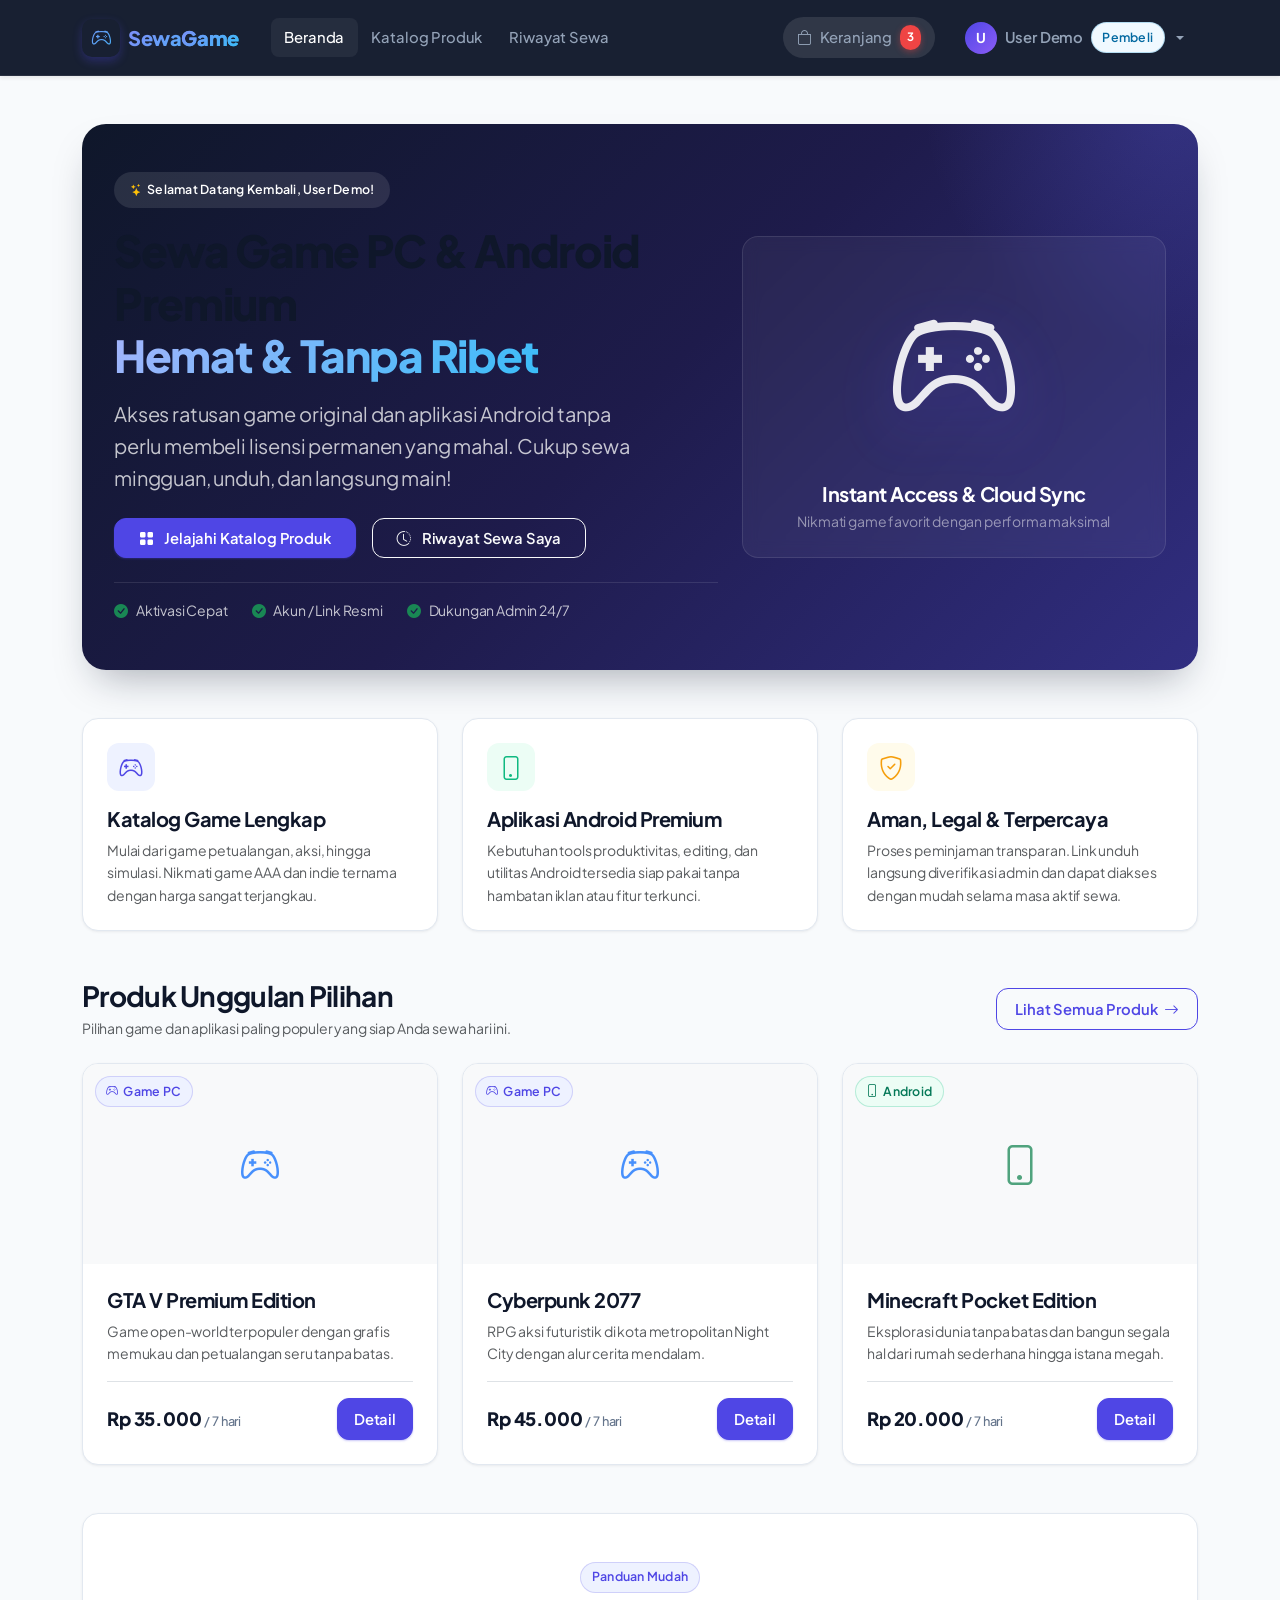
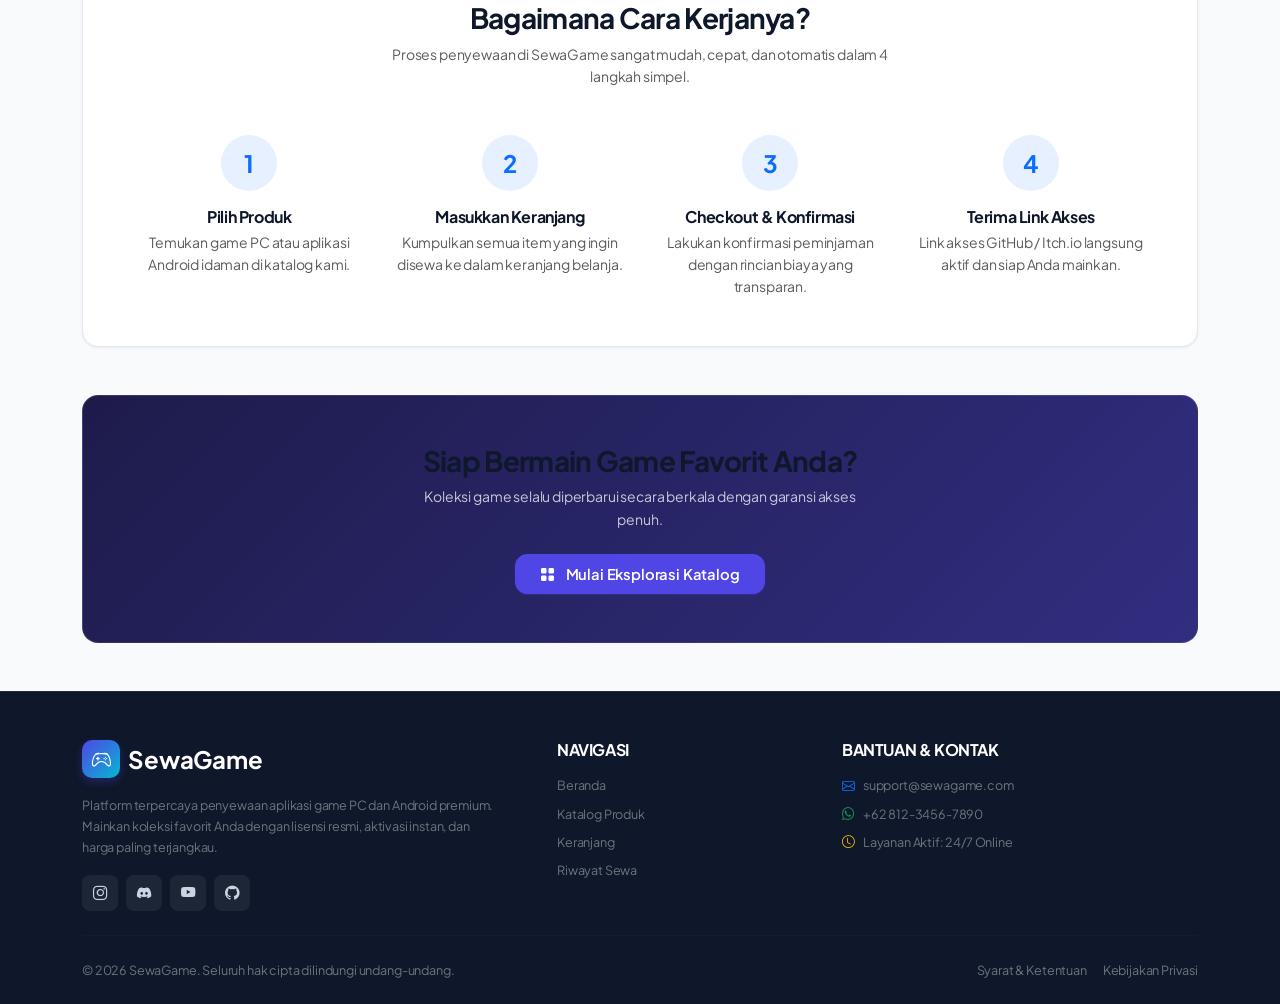
<file: home.html>
<!DOCTYPE html>
<html lang="id">
<head>
    <meta charset="UTF-8">
    <meta name="viewport" content="width=device-width, initial-scale=1.0">
    <meta name="description" content="Beranda SewaGame - Platform penyewaan aplikasi game dan Android secara online.">
    <meta name="theme-color" content="#0f172a">
    <title>Beranda Member - SewaGame</title>
    
    <!-- Google Fonts: Plus Jakarta Sans -->
    <link rel="preconnect" href="https://fonts.googleapis.com">
    <link rel="preconnect" href="https://fonts.gstatic.com" crossorigin>
    <link href="https://fonts.googleapis.com/css2?family=Plus+Jakarta+Sans:wght@400;500;600;700;800&display=swap" rel="stylesheet">
    
    <!-- Bootstrap 5.3 & Icons -->
    <link rel="stylesheet" href="https://cdn.jsdelivr.net/npm/bootstrap@5.3.3/dist/css/bootstrap.min.css">
    <link rel="stylesheet" href="https://cdn.jsdelivr.net/npm/bootstrap-icons@1.11.3/font/bootstrap-icons.css">
    <link rel="stylesheet" href="css/style.css">
</head>
<body class="d-flex flex-column min-vh-100">

    <!-- Modern Fixed Navbar -->
    <nav class="navbar navbar-expand-lg navbar-dark navbar-custom fixed-top shadow-sm">
        <div class="container">
            <a class="navbar-brand d-flex align-items-center gap-2" href="home.html">
                <span class="brand-icon-box">
                    <i class="bi bi-controller"></i>
                </span>
                <span>Sewa<span>Game</span></span>
            </a>
            <button class="navbar-toggler border-0 shadow-none" type="button" data-bs-toggle="collapse" data-bs-target="#navbarNav" aria-label="Toggle navigation">
                <span class="navbar-toggler-icon"></span>
            </button>
            <div class="collapse navbar-collapse" id="navbarNav">
                <ul class="navbar-nav me-auto mb-2 mb-lg-0 ms-lg-3">
                    <li class="nav-item"><a class="nav-link active" href="home.html">Beranda</a></li>
                    <li class="nav-item"><a class="nav-link" href="products.html">Katalog Produk</a></li>
                    <li class="nav-item"><a class="nav-link" href="rentals.html">Riwayat Sewa</a></li>
                </ul>
                <ul class="navbar-nav ms-auto align-items-lg-center gap-2 pt-2 pt-lg-0">
                    <li class="nav-item me-lg-2">
                        <a class="nav-link d-inline-flex align-items-center gap-2 px-3 py-2 rounded-pill bg-white bg-opacity-10 text-white" href="cart.html">
                            <i class="bi bi-bag"></i>
                            <span>Keranjang</span>
                            <span class="cart-pill-badge">3</span>
                        </a>
                    </li>
                    <li class="nav-item dropdown">
                        <a class="nav-link dropdown-toggle d-inline-flex align-items-center gap-2 text-white" href="#" data-bs-toggle="dropdown" aria-expanded="false">
                            <span class="user-avatar-circle">U</span>
                            <span class="fw-semibold">User Demo</span>
                            <span class="badge-subtle badge-subtle-info">Pembeli</span>
                        </a>
                        <ul class="dropdown-menu dropdown-menu-custom dropdown-menu-end shadow-lg mt-2">
                            <li class="px-3 py-2 border-bottom mb-1">
                                <small class="text-muted d-block">Login sebagai</small>
                                <strong class="text-truncate d-block">pembeli@sewagame.com</strong>
                            </li>
                            <li>
                                <a class="dropdown-item" href="rentals.html">
                                    <i class="bi bi-clock-history me-2"></i> Riwayat Sewa
                                </a>
                            </li>
                            <li>
                                <a class="dropdown-item" href="cart.html">
                                    <i class="bi bi-bag me-2"></i> Keranjang
                                </a>
                            </li>
                            <li><hr class="dropdown-divider my-1"></li>
                            <li>
                                <a href="index.html" class="dropdown-item text-danger d-flex align-items-center">
                                    <i class="bi bi-box-arrow-right me-2"></i> Keluar
                                </a>
                            </li>
                        </ul>
                    </li>
                </ul>
            </div>
        </div>
    </nav>

    <!-- Page Content Spacing -->
    <div style="height: 76px;"></div>

    <!-- Main Content -->
    <main class="flex-grow-1">
        <div class="container py-4 py-lg-5">
            <!-- Hero Banner -->
            <div class="hero-banner mb-5">
                <div class="row align-items-center g-4">
                    <div class="col-lg-7 position-relative z-1">
                        <span class="badge-subtle badge-subtle-primary text-white border-0 bg-white bg-opacity-10 px-3 py-2 mb-3">
                            <i class="bi bi-stars text-warning"></i> Selamat Datang Kembali, User Demo!
                        </span>
                        <h1 class="hero-title mb-3">
                            Sewa Game PC & Android Premium <br class="d-none d-md-block">
                            <span style="background: linear-gradient(135deg, #a5b4fc, #38bdf8); -webkit-background-clip: text; -webkit-text-fill-color: transparent;">Hemat & Tanpa Ribet</span>
                        </h1>
                        <p class="text-white text-opacity-75 fs-5 mb-4" style="max-width: 540px; font-weight: 400; line-height: 1.6;">
                            Akses ratusan game original dan aplikasi Android tanpa perlu membeli lisensi permanen yang mahal. Cukup sewa mingguan, unduh, dan langsung main!
                        </p>
                        
                        <div class="d-flex flex-wrap gap-3">
                            <a href="products.html" class="btn btn-primary px-4 py-2">
                                <i class="bi bi-grid-fill me-1"></i> Jelajahi Katalog Produk
                            </a>
                            <a href="rentals.html" class="btn btn-outline-light px-4 py-2">
                                <i class="bi bi-clock-history me-1"></i> Riwayat Sewa Saya
                            </a>
                        </div>

                        <div class="d-flex flex-wrap gap-4 mt-4 pt-3 border-top border-white border-opacity-10 text-white text-opacity-75 small">
                            <div class="d-flex align-items-center gap-2">
                                <i class="bi bi-check-circle-fill text-success"></i> Aktivasi Cepat
                            </div>
                            <div class="d-flex align-items-center gap-2">
                                <i class="bi bi-check-circle-fill text-success"></i> Akun / Link Resmi
                            </div>
                            <div class="d-flex align-items-center gap-2">
                                <i class="bi bi-check-circle-fill text-success"></i> Dukungan Admin 24/7
                            </div>
                        </div>
                    </div>

                    <div class="col-lg-5 text-center d-none d-lg-block position-relative z-1">
                        <div class="p-4 rounded-4" style="background: rgba(255, 255, 255, 0.05); backdrop-filter: blur(8px); border: 1px solid rgba(255, 255, 255, 0.1);">
                            <i class="bi bi-controller text-white" style="font-size: 8rem; opacity: 0.9; filter: drop-shadow(0 20px 30px rgba(79, 70, 229, 0.4));"></i>
                            <div class="mt-3">
                                <h5 class="text-white fw-bold mb-1">Instant Access & Cloud Sync</h5>
                                <p class="text-white text-opacity-50 small mb-0">Nikmati game favorit dengan performa maksimal</p>
                            </div>
                        </div>
                    </div>
                </div>
            </div>

            <!-- Feature Pillars -->
            <div class="row g-3 g-md-4 mb-5">
                <div class="col-12 col-md-4">
                    <div class="card card-clean card-hover h-100 p-4">
                        <div class="stat-icon-wrapper stat-icon-primary mb-3">
                            <i class="bi bi-controller"></i>
                        </div>
                        <h5 class="fw-bold mb-2">Katalog Game Lengkap</h5>
                        <p class="text-muted small mb-0">Mulai dari game petualangan, aksi, hingga simulasi. Nikmati game AAA dan indie ternama dengan harga sangat terjangkau.</p>
                    </div>
                </div>
                <div class="col-12 col-md-4">
                    <div class="card card-clean card-hover h-100 p-4">
                        <div class="stat-icon-wrapper stat-icon-success mb-3">
                            <i class="bi bi-phone"></i>
                        </div>
                        <h5 class="fw-bold mb-2">Aplikasi Android Premium</h5>
                        <p class="text-muted small mb-0">Kebutuhan tools produktivitas, editing, dan utilitas Android tersedia siap pakai tanpa hambatan iklan atau fitur terkunci.</p>
                    </div>
                </div>
                <div class="col-12 col-md-4">
                    <div class="card card-clean card-hover h-100 p-4">
                        <div class="stat-icon-wrapper stat-icon-warning mb-3">
                            <i class="bi bi-shield-check"></i>
                        </div>
                        <h5 class="fw-bold mb-2">Aman, Legal & Terpercaya</h5>
                        <p class="text-muted small mb-0">Proses peminjaman transparan. Link unduh langsung diverifikasi admin dan dapat diakses dengan mudah selama masa aktif sewa.</p>
                    </div>
                </div>
            </div>

            <!-- Featured Products Showcase -->
            <div class="mb-5">
                <div class="d-flex flex-column flex-sm-row justify-content-between align-items-sm-center gap-2 mb-4">
                    <div>
                        <h3 class="fw-bold mb-1">Produk Unggulan Pilihan</h3>
                        <p class="text-muted small mb-0">Pilihan game dan aplikasi paling populer yang siap Anda sewa hari ini.</p>
                    </div>
                    <a href="products.html" class="btn btn-outline-primary btn-sm align-self-start align-self-sm-auto">
                        Lihat Semua Produk <i class="bi bi-arrow-right"></i>
                    </a>
                </div>

                <div class="row g-3 g-md-4 row-cols-1 row-cols-sm-2 row-cols-lg-3">
                    <!-- Product 1 -->
                    <div class="col">
                        <div class="product-card h-100">
                            <div class="product-thumb-wrapper d-flex align-items-center justify-content-center bg-light">
                                <i class="bi bi-controller fs-1 text-primary opacity-75"></i>
                                <div class="product-badge-overlay">
                                    <span class="badge-subtle badge-subtle-primary">
                                        <i class="bi bi-controller"></i> Game PC
                                    </span>
                                </div>
                            </div>
                            <div class="card-body p-3 p-md-4 d-flex flex-column">
                                <h5 class="fw-bold mb-2 text-truncate">GTA V Premium Edition</h5>
                                <p class="text-muted small flex-grow-1 mb-3">Game open-world terpopuler dengan grafis memukau dan petualangan seru tanpa batas.</p>
                                <div class="d-flex justify-content-between align-items-center pt-3 border-top">
                                    <div>
                                        <span class="product-price-tag">Rp 35.000</span>
                                        <span class="product-price-duration">/ 7 hari</span>
                                    </div>
                                    <a href="product-detail.html" class="btn btn-primary btn-sm px-3">Detail</a>
                                </div>
                            </div>
                        </div>
                    </div>

                    <!-- Product 2 -->
                    <div class="col">
                        <div class="product-card h-100">
                            <div class="product-thumb-wrapper d-flex align-items-center justify-content-center bg-light">
                                <i class="bi bi-controller fs-1 text-primary opacity-75"></i>
                                <div class="product-badge-overlay">
                                    <span class="badge-subtle badge-subtle-primary">
                                        <i class="bi bi-controller"></i> Game PC
                                    </span>
                                </div>
                            </div>
                            <div class="card-body p-3 p-md-4 d-flex flex-column">
                                <h5 class="fw-bold mb-2 text-truncate">Cyberpunk 2077</h5>
                                <p class="text-muted small flex-grow-1 mb-3">RPG aksi futuristik di kota metropolitan Night City dengan alur cerita mendalam.</p>
                                <div class="d-flex justify-content-between align-items-center pt-3 border-top">
                                    <div>
                                        <span class="product-price-tag">Rp 45.000</span>
                                        <span class="product-price-duration">/ 7 hari</span>
                                    </div>
                                    <a href="product-detail.html" class="btn btn-primary btn-sm px-3">Detail</a>
                                </div>
                            </div>
                        </div>
                    </div>

                    <!-- Product 3 -->
                    <div class="col">
                        <div class="product-card h-100">
                            <div class="product-thumb-wrapper d-flex align-items-center justify-content-center bg-light">
                                <i class="bi bi-phone fs-1 text-success opacity-75"></i>
                                <div class="product-badge-overlay">
                                    <span class="badge-subtle badge-subtle-success">
                                        <i class="bi bi-phone"></i> Android
                                    </span>
                                </div>
                            </div>
                            <div class="card-body p-3 p-md-4 d-flex flex-column">
                                <h5 class="fw-bold mb-2 text-truncate">Minecraft Pocket Edition</h5>
                                <p class="text-muted small flex-grow-1 mb-3">Eksplorasi dunia tanpa batas dan bangun segala hal dari rumah sederhana hingga istana megah.</p>
                                <div class="d-flex justify-content-between align-items-center pt-3 border-top">
                                    <div>
                                        <span class="product-price-tag">Rp 20.000</span>
                                        <span class="product-price-duration">/ 7 hari</span>
                                    </div>
                                    <a href="product-detail.html" class="btn btn-primary btn-sm px-3">Detail</a>
                                </div>
                            </div>
                        </div>
                    </div>
                </div>
            </div>

            <!-- How It Works Section -->
            <div class="card card-clean p-4 p-md-5 mb-5 bg-white">
                <div class="text-center mb-5">
                    <span class="badge-subtle badge-subtle-primary mb-2">Panduan Mudah</span>
                    <h3 class="fw-bold mb-2">Bagaimana Cara Kerjanya?</h3>
                    <p class="text-muted small mb-0" style="max-width: 500px; margin: 0 auto;">Proses penyewaan di SewaGame sangat mudah, cepat, dan otomatis dalam 4 langkah simpel.</p>
                </div>

                <div class="row g-4 text-center">
                    <div class="col-12 col-sm-6 col-lg-3">
                        <div class="d-inline-flex align-items-center justify-content-center rounded-circle mb-3 bg-primary bg-opacity-10 text-primary fw-bold fs-4" style="width: 56px; height: 56px;">1</div>
                        <h6 class="fw-bold mb-1">Pilih Produk</h6>
                        <p class="text-muted small mb-0">Temukan game PC atau aplikasi Android idaman di katalog kami.</p>
                    </div>
                    <div class="col-12 col-sm-6 col-lg-3">
                        <div class="d-inline-flex align-items-center justify-content-center rounded-circle mb-3 bg-primary bg-opacity-10 text-primary fw-bold fs-4" style="width: 56px; height: 56px;">2</div>
                        <h6 class="fw-bold mb-1">Masukkan Keranjang</h6>
                        <p class="text-muted small mb-0">Kumpulkan semua item yang ingin disewa ke dalam keranjang belanja.</p>
                    </div>
                    <div class="col-12 col-sm-6 col-lg-3">
                        <div class="d-inline-flex align-items-center justify-content-center rounded-circle mb-3 bg-primary bg-opacity-10 text-primary fw-bold fs-4" style="width: 56px; height: 56px;">3</div>
                        <h6 class="fw-bold mb-1">Checkout & Konfirmasi</h6>
                        <p class="text-muted small mb-0">Lakukan konfirmasi peminjaman dengan rincian biaya yang transparan.</p>
                    </div>
                    <div class="col-12 col-sm-6 col-lg-3">
                        <div class="d-inline-flex align-items-center justify-content-center rounded-circle mb-3 bg-primary bg-opacity-10 text-primary fw-bold fs-4" style="width: 56px; height: 56px;">4</div>
                        <h6 class="fw-bold mb-1">Terima Link Akses</h6>
                        <p class="text-muted small mb-0">Link akses GitHub / Itch.io langsung aktif dan siap Anda mainkan.</p>
                    </div>
                </div>
            </div>

            <!-- Ready to Play CTA -->
            <div class="rounded-4 p-4 p-md-5 text-center text-white" style="background: linear-gradient(135deg, #1e1b4b, #312e81); border: 1px solid rgba(255,255,255,0.1);">
                <h3 class="fw-bold mb-2">Siap Bermain Game Favorit Anda?</h3>
                <p class="text-white text-opacity-75 small mb-4" style="max-width: 460px; margin: 0 auto; line-height: 1.6;">
                    Koleksi game selalu diperbarui secara berkala dengan garansi akses penuh.
                </p>
                <a href="products.html" class="btn btn-primary px-4 py-2">
                    <i class="bi bi-grid-fill me-1"></i> Mulai Eksplorasi Katalog
                </a>
            </div>
        </div>
    </main>

    <!-- Modern Professional Footer -->
    <footer class="footer-custom pt-5 pb-4 mt-auto">
        <div class="container">
            <div class="row g-4 justify-content-between">
                <div class="col-lg-5 col-md-6">
                    <div class="d-flex align-items-center gap-2 mb-3">
                        <span class="brand-icon-box"><i class="bi bi-controller"></i></span>
                        <span class="fs-4 fw-bold text-white">SewaGame</span>
                    </div>
                    <p class="text-secondary small mb-3" style="max-width: 420px; line-height: 1.7;">
                        Platform terpercaya penyewaan aplikasi game PC dan Android premium. Mainkan koleksi favorit Anda dengan lisensi resmi, aktivasi instan, dan harga paling terjangkau.
                    </p>
                    <div class="d-flex gap-2">
                        <a href="#" class="footer-social-icon" aria-label="Instagram"><i class="bi bi-instagram"></i></a>
                        <a href="#" class="footer-social-icon" aria-label="Discord"><i class="bi bi-discord"></i></a>
                        <a href="#" class="footer-social-icon" aria-label="YouTube"><i class="bi bi-youtube"></i></a>
                        <a href="#" class="footer-social-icon" aria-label="GitHub"><i class="bi bi-github"></i></a>
                    </div>
                </div>

                <div class="col-lg-3 col-md-6 col-6">
                    <h6 class="text-white mb-3 text-uppercase fs-7 fw-bold tracking-wider">Navigasi</h6>
                    <ul class="list-unstyled mb-0 d-flex flex-column gap-2 small">
                        <li><a href="home.html" class="text-secondary hover-text-white">Beranda</a></li>
                        <li><a href="products.html" class="text-secondary hover-text-white">Katalog Produk</a></li>
                        <li><a href="cart.html" class="text-secondary hover-text-white">Keranjang</a></li>
                        <li><a href="rentals.html" class="text-secondary hover-text-white">Riwayat Sewa</a></li>
                    </ul>
                </div>

                <div class="col-lg-4 col-md-6">
                    <h6 class="text-white mb-3 text-uppercase fs-7 fw-bold tracking-wider">Bantuan & Kontak</h6>
                    <ul class="list-unstyled mb-0 d-flex flex-column gap-2 small text-secondary">
                        <li class="d-flex align-items-center gap-2">
                            <i class="bi bi-envelope text-primary"></i>
                            <span>support@sewagame.com</span>
                        </li>
                        <li class="d-flex align-items-center gap-2">
                            <i class="bi bi-whatsapp text-success"></i>
                            <span>+62 812-3456-7890</span>
                        </li>
                        <li class="d-flex align-items-center gap-2">
                            <i class="bi bi-clock text-warning"></i>
                            <span>Layanan Aktif: 24/7 Online</span>
                        </li>
                    </ul>
                </div>
            </div>

            <hr class="my-4" style="border-color: rgba(255, 255, 255, 0.08);">

            <div class="d-flex flex-column flex-sm-row justify-content-between align-items-center gap-2 small text-secondary">
                <div>&copy; 2026 SewaGame. Seluruh hak cipta dilindungi undang-undang.</div>
                <div class="d-flex gap-3">
                    <a href="#" class="text-secondary">Syarat & Ketentuan</a>
                    <a href="#" class="text-secondary">Kebijakan Privasi</a>
                </div>
            </div>
        </div>
    </footer>

    <!-- Bootstrap JS & App JS -->
    <script src="https://cdn.jsdelivr.net/npm/bootstrap@5.3.3/dist/js/bootstrap.bundle.min.js"></script>
    <script src="js/app.js"></script>
</body>
</html>
</file>
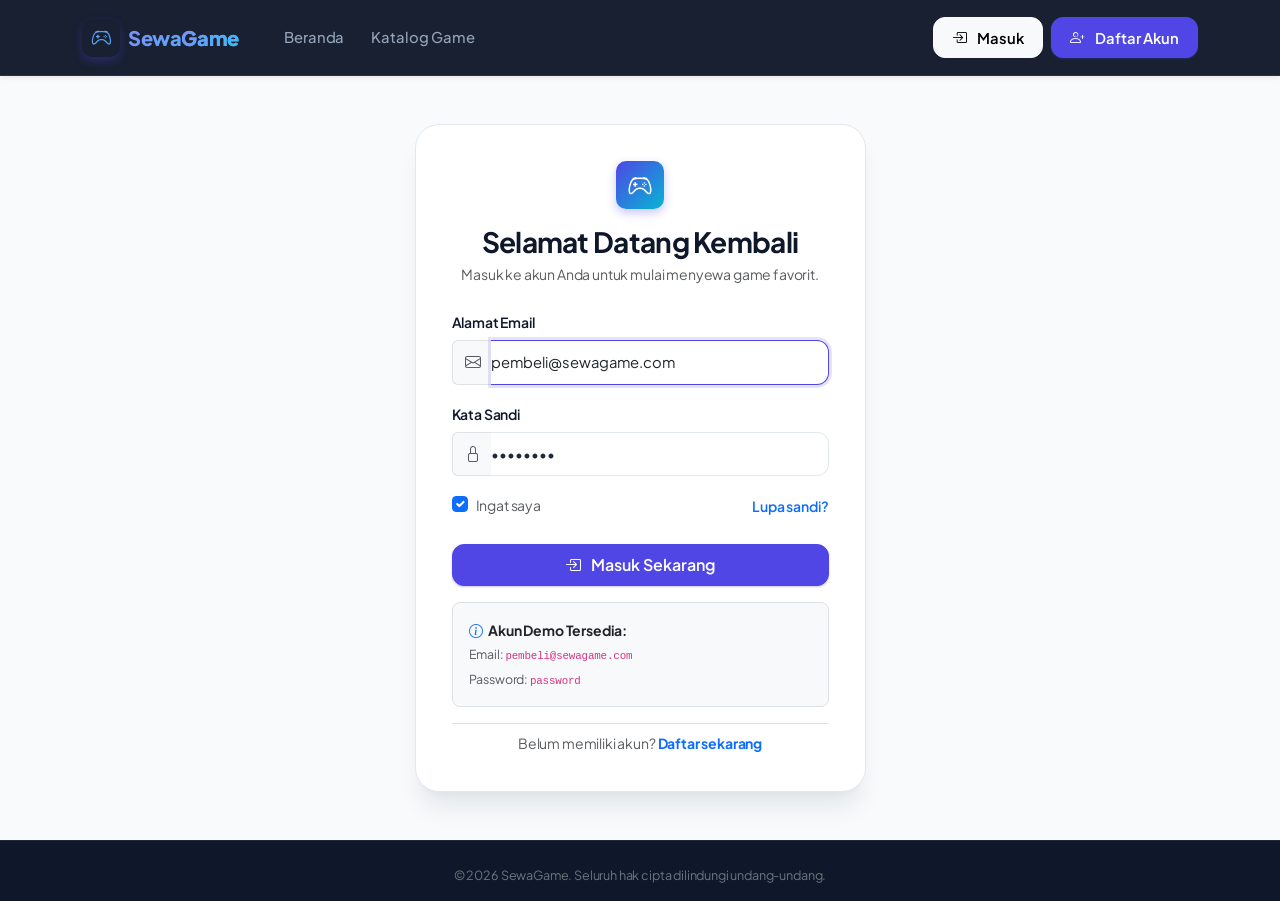
<file: login.html>
<!DOCTYPE html>
<html lang="id">
<head>
    <meta charset="UTF-8">
    <meta name="viewport" content="width=device-width, initial-scale=1.0">
    <meta name="description" content="Login ke akun SewaGame Anda untuk mulai menyewa game online.">
    <meta name="theme-color" content="#0f172a">
    <title>Masuk ke Akun - SewaGame</title>
    
    <!-- Google Fonts: Plus Jakarta Sans -->
    <link rel="preconnect" href="https://fonts.googleapis.com">
    <link rel="preconnect" href="https://fonts.gstatic.com" crossorigin>
    <link href="https://fonts.googleapis.com/css2?family=Plus+Jakarta+Sans:wght@400;500;600;700;800&display=swap" rel="stylesheet">
    
    <!-- Bootstrap 5.3 & Icons -->
    <link rel="stylesheet" href="https://cdn.jsdelivr.net/npm/bootstrap@5.3.3/dist/css/bootstrap.min.css">
    <link rel="stylesheet" href="https://cdn.jsdelivr.net/npm/bootstrap-icons@1.11.3/font/bootstrap-icons.css">
    <link rel="stylesheet" href="css/style.css">
</head>
<body class="d-flex flex-column min-vh-100">

    <!-- Modern Fixed Navbar -->
    <nav class="navbar navbar-expand-lg navbar-dark navbar-custom fixed-top shadow-sm">
        <div class="container">
            <a class="navbar-brand d-flex align-items-center gap-2" href="index.html">
                <span class="brand-icon-box">
                    <i class="bi bi-controller"></i>
                </span>
                <span>Sewa<span>Game</span></span>
            </a>
            <button class="navbar-toggler border-0 shadow-none" type="button" data-bs-toggle="collapse" data-bs-target="#navbarNav" aria-label="Toggle navigation">
                <span class="navbar-toggler-icon"></span>
            </button>
            <div class="collapse navbar-collapse" id="navbarNav">
                <ul class="navbar-nav me-auto mb-2 mb-lg-0 ms-lg-3">
                    <li class="nav-item"><a class="nav-link" href="index.html">Beranda</a></li>
                    <li class="nav-item"><a class="nav-link" href="products.html">Katalog Game</a></li>
                </ul>
                <ul class="navbar-nav ms-auto align-items-lg-center gap-2 pt-2 pt-lg-0">
                    <li class="nav-item">
                        <a href="login.html" class="btn btn-outline-light btn-sm w-100 active">
                            <i class="bi bi-box-arrow-in-right me-1"></i> Masuk
                        </a>
                    </li>
                    <li class="nav-item">
                        <a href="register.html" class="btn btn-primary btn-sm w-100">
                            <i class="bi bi-person-plus me-1"></i> Daftar Akun
                        </a>
                    </li>
                </ul>
            </div>
        </div>
    </nav>

    <!-- Page Content Spacing -->
    <div style="height: 76px;"></div>

    <!-- Main Content -->
    <main class="flex-grow-1">
        <div class="container py-5">
            <div class="row justify-content-center">
                <div class="col-12 col-sm-10 col-md-7 col-lg-5">
                    <div class="auth-card">
                        <div class="text-center mb-4">
                            <span class="brand-icon-box mx-auto mb-3" style="width: 48px; height: 48px; font-size: 1.5rem;">
                                <i class="bi bi-controller"></i>
                            </span>
                            <h3 class="fw-bold mb-1">Selamat Datang Kembali</h3>
                            <p class="text-muted small mb-0">Masuk ke akun Anda untuk mulai menyewa game favorit.</p>
                        </div>

                        <form action="home.html" method="GET">
                            <div class="mb-3">
                                <label for="email" class="form-label">Alamat Email</label>
                                <div class="input-group">
                                    <span class="input-group-text bg-light text-muted border-end-0">
                                        <i class="bi bi-envelope"></i>
                                    </span>
                                    <input type="email" class="form-control border-start-0 ps-0" id="email" name="email" value="pembeli@sewagame.com" placeholder="nama@email.com" required autofocus>
                                </div>
                            </div>

                            <div class="mb-3">
                                <label for="password" class="form-label">Kata Sandi</label>
                                <div class="input-group">
                                    <span class="input-group-text bg-light text-muted border-end-0">
                                        <i class="bi bi-lock"></i>
                                    </span>
                                    <input type="password" class="form-control border-start-0 ps-0" id="password" name="password" value="password" placeholder="••••••••" required>
                                </div>
                            </div>

                            <div class="d-flex justify-content-between align-items-center mb-4">
                                <div class="form-check">
                                    <input type="checkbox" class="form-check-input" id="remember" name="remember" checked>
                                    <label class="form-check-label small text-muted cursor-pointer" for="remember">Ingat saya</label>
                                </div>
                                <a href="#" class="small text-primary fw-semibold">Lupa sandi?</a>
                            </div>

                            <button type="submit" class="btn btn-primary w-100 py-2 fs-6 mb-3">
                                <i class="bi bi-box-arrow-in-right me-1"></i> Masuk Sekarang
                            </button>
                        </form>

                        <!-- Demo Info Box -->
                        <div class="p-3 rounded-3 bg-light text-muted small mb-3 border">
                            <span class="fw-bold text-dark d-block mb-1"><i class="bi bi-info-circle text-primary me-1"></i> Akun Demo Tersedia:</span>
                            <div class="d-flex flex-column gap-1" style="font-size: 0.775rem;">
                                <div>Email: <code>pembeli@sewagame.com</code></div>
                                <div>Password: <code>password</code></div>
                            </div>
                        </div>

                        <div class="text-center pt-2 border-top">
                            <p class="text-muted small mb-0">
                                Belum memiliki akun?
                                <a href="register.html" class="fw-bold text-primary">Daftar sekarang</a>
                            </p>
                        </div>
                    </div>
                </div>
            </div>
        </div>
    </main>

    <!-- Modern Footer -->
    <footer class="footer-custom pt-4 pb-3 mt-auto">
        <div class="container text-center small text-secondary">
            <div>&copy; 2026 SewaGame. Seluruh hak cipta dilindungi undang-undang.</div>
        </div>
    </footer>

    <!-- Bootstrap JS & App JS -->
    <script src="https://cdn.jsdelivr.net/npm/bootstrap@5.3.3/dist/js/bootstrap.bundle.min.js"></script>
    <script src="js/app.js"></script>
</body>
</html>
</file>
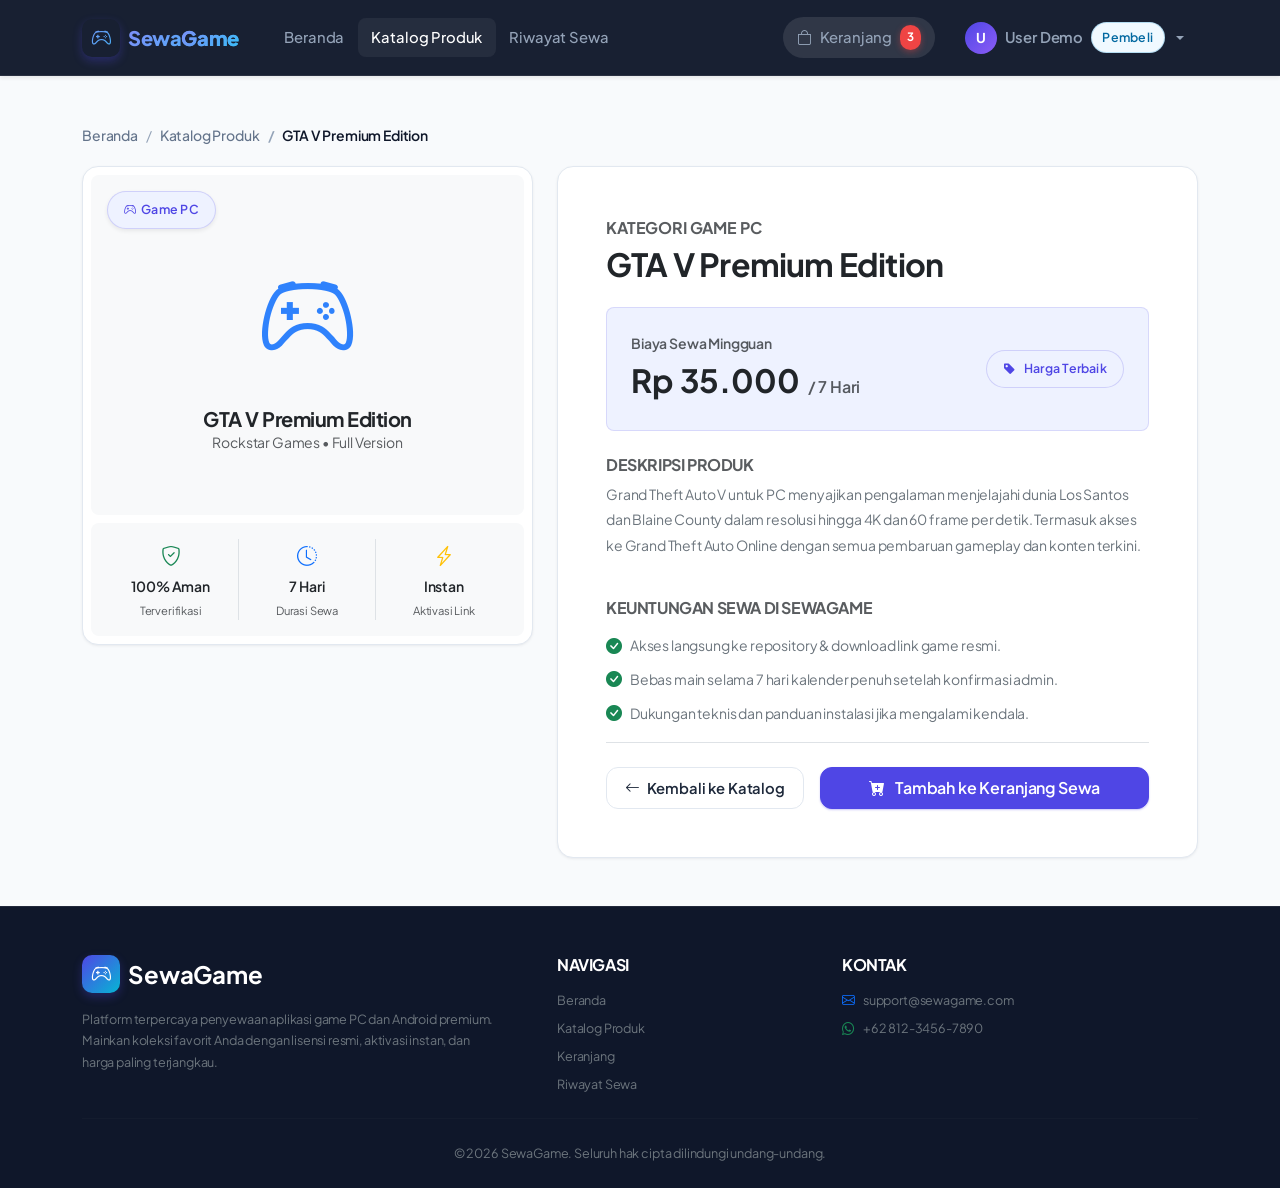
<file: product-detail.html>
<!DOCTYPE html>
<html lang="id">
<head>
    <meta charset="UTF-8">
    <meta name="viewport" content="width=device-width, initial-scale=1.0">
    <meta name="description" content="Detail produk GTA V Premium Edition yang tersedia untuk disewa di SewaGame.">
    <meta name="theme-color" content="#0f172a">
    <title>GTA V Premium Edition - Detail Produk SewaGame</title>
    
    <!-- Google Fonts: Plus Jakarta Sans -->
    <link rel="preconnect" href="https://fonts.googleapis.com">
    <link rel="preconnect" href="https://fonts.gstatic.com" crossorigin>
    <link href="https://fonts.googleapis.com/css2?family=Plus+Jakarta+Sans:wght@400;500;600;700;800&display=swap" rel="stylesheet">
    
    <!-- Bootstrap 5.3 & Icons -->
    <link rel="stylesheet" href="https://cdn.jsdelivr.net/npm/bootstrap@5.3.3/dist/css/bootstrap.min.css">
    <link rel="stylesheet" href="https://cdn.jsdelivr.net/npm/bootstrap-icons@1.11.3/font/bootstrap-icons.css">
    <link rel="stylesheet" href="css/style.css">
</head>
<body class="d-flex flex-column min-vh-100">

    <!-- Modern Fixed Navbar -->
    <nav class="navbar navbar-expand-lg navbar-dark navbar-custom fixed-top shadow-sm">
        <div class="container">
            <a class="navbar-brand d-flex align-items-center gap-2" href="home.html">
                <span class="brand-icon-box"><i class="bi bi-controller"></i></span>
                <span>Sewa<span>Game</span></span>
            </a>
            <button class="navbar-toggler border-0 shadow-none" type="button" data-bs-toggle="collapse" data-bs-target="#navbarNav" aria-label="Toggle navigation">
                <span class="navbar-toggler-icon"></span>
            </button>
            <div class="collapse navbar-collapse" id="navbarNav">
                <ul class="navbar-nav me-auto mb-2 mb-lg-0 ms-lg-3">
                    <li class="nav-item"><a class="nav-link" href="home.html">Beranda</a></li>
                    <li class="nav-item"><a class="nav-link active" href="products.html">Katalog Produk</a></li>
                    <li class="nav-item"><a class="nav-link" href="rentals.html">Riwayat Sewa</a></li>
                </ul>
                <ul class="navbar-nav ms-auto align-items-lg-center gap-2 pt-2 pt-lg-0">
                    <li class="nav-item me-lg-2">
                        <a class="nav-link d-inline-flex align-items-center gap-2 px-3 py-2 rounded-pill bg-white bg-opacity-10 text-white" href="cart.html">
                            <i class="bi bi-bag"></i>
                            <span>Keranjang</span>
                            <span class="cart-pill-badge">3</span>
                        </a>
                    </li>
                    <li class="nav-item dropdown">
                        <a class="nav-link dropdown-toggle d-inline-flex align-items-center gap-2 text-white" href="#" data-bs-toggle="dropdown" aria-expanded="false">
                            <span class="user-avatar-circle">U</span>
                            <span class="fw-semibold">User Demo</span>
                            <span class="badge-subtle badge-subtle-info">Pembeli</span>
                        </a>
                        <ul class="dropdown-menu dropdown-menu-custom dropdown-menu-end shadow-lg mt-2">
                            <li class="px-3 py-2 border-bottom mb-1">
                                <small class="text-muted d-block">Login sebagai</small>
                                <strong class="text-truncate d-block">pembeli@sewagame.com</strong>
                            </li>
                            <li><a class="dropdown-item" href="rentals.html"><i class="bi bi-clock-history me-2"></i> Riwayat Sewa</a></li>
                            <li><a class="dropdown-item" href="cart.html"><i class="bi bi-bag me-2"></i> Keranjang</a></li>
                            <li><hr class="dropdown-divider my-1"></li>
                            <li><a href="index.html" class="dropdown-item text-danger d-flex align-items-center"><i class="bi bi-box-arrow-right me-2"></i> Keluar</a></li>
                        </ul>
                    </li>
                </ul>
            </div>
        </div>
    </nav>

    <!-- Page Content Spacing -->
    <div style="height: 76px;"></div>

    <!-- Main Content -->
    <main class="flex-grow-1">
        <div class="container py-4 py-lg-5">
            <!-- Breadcrumb -->
            <ul class="breadcrumb-custom">
                <li><a href="home.html">Beranda</a></li>
                <li><a href="products.html">Katalog Produk</a></li>
                <li class="active">GTA V Premium Edition</li>
            </ul>

            <div class="row g-4 align-items-start">
                <!-- Product Preview Card -->
                <div class="col-12 col-lg-5">
                    <div class="card card-clean p-2">
                        <div class="rounded-3 overflow-hidden bg-light position-relative d-flex flex-column align-items-center justify-content-center p-5" style="min-height: 340px;">
                            <i class="bi bi-controller text-primary" style="font-size: 6rem; opacity: 0.85;"></i>
                            <h5 class="fw-bold mt-3 mb-0 text-dark">GTA V Premium Edition</h5>
                            <span class="text-muted small">Rockstar Games &bull; Full Version</span>

                            <div class="position-absolute top-0 start-0 m-3">
                                <span class="badge-subtle badge-subtle-primary px-3 py-2 shadow-sm">
                                    <i class="bi bi-controller"></i> Game PC
                                </span>
                            </div>
                        </div>

                        <!-- Trust Badges -->
                        <div class="p-3 mt-2 bg-light rounded-3">
                            <div class="row g-2 text-center text-muted small">
                                <div class="col-4 border-end">
                                    <i class="bi bi-shield-check text-success d-block fs-5 mb-1"></i>
                                    <span class="fw-semibold text-dark d-block">100% Aman</span>
                                    <span style="font-size: 0.7rem;">Terverifikasi</span>
                                </div>
                                <div class="col-4 border-end">
                                    <i class="bi bi-clock-history text-primary d-block fs-5 mb-1"></i>
                                    <span class="fw-semibold text-dark d-block">7 Hari</span>
                                    <span style="font-size: 0.7rem;">Durasi Sewa</span>
                                </div>
                                <div class="col-4">
                                    <i class="bi bi-lightning-charge text-warning d-block fs-5 mb-1"></i>
                                    <span class="fw-semibold text-dark d-block">Instan</span>
                                    <span style="font-size: 0.7rem;">Aktivasi Link</span>
                                </div>
                            </div>
                        </div>
                    </div>
                </div>

                <!-- Product Details & Action -->
                <div class="col-12 col-lg-7">
                    <div class="card card-clean p-4 p-md-5">
                        <div class="mb-3">
                            <span class="text-uppercase text-muted fw-bold fs-7 tracking-wider d-block mb-1">
                                Kategori Game PC
                            </span>
                            <h2 class="fw-bold mb-2 text-dark">GTA V Premium Edition</h2>
                        </div>

                        <!-- Price Banner -->
                        <div class="p-3 p-md-4 rounded-3 mb-4 d-flex flex-wrap justify-content-between align-items-center gap-3" style="background-color: var(--sg-primary-light); border: 1px solid rgba(79, 70, 229, 0.15);">
                            <div>
                                <small class="text-muted d-block fw-semibold">Biaya Sewa Mingguan</small>
                                <div class="d-flex align-items-baseline gap-2">
                                    <span class="fs-2 fw-bold text-dark">Rp 35.000</span>
                                    <span class="text-muted fw-semibold">/ 7 Hari</span>
                                </div>
                            </div>
                            <span class="badge-subtle badge-subtle-primary px-3 py-2">
                                <i class="bi bi-tag-fill me-1"></i> Harga Terbaik
                            </span>
                        </div>

                        <!-- Description -->
                        <div class="mb-4">
                            <h6 class="fw-bold text-uppercase fs-7 text-muted tracking-wider mb-2">Deskripsi Produk</h6>
                            <p class="text-secondary small" style="line-height: 1.8;">
                                Grand Theft Auto V untuk PC menyajikan pengalaman menjelajahi dunia Los Santos dan Blaine County dalam resolusi hingga 4K dan 60 frame per detik. Termasuk akses ke Grand Theft Auto Online dengan semua pembaruan gameplay dan konten terkini.
                            </p>
                        </div>

                        <!-- Key Benefits -->
                        <div class="mb-4 pb-3 border-bottom">
                            <h6 class="fw-bold text-uppercase fs-7 text-muted tracking-wider mb-3">Keuntungan Sewa di SewaGame</h6>
                            <ul class="list-unstyled mb-0 d-flex flex-column gap-2 small text-secondary">
                                <li class="d-flex align-items-center gap-2">
                                    <i class="bi bi-check-circle-fill text-success fs-6"></i>
                                    <span>Akses langsung ke repository & download link game resmi.</span>
                                </li>
                                <li class="d-flex align-items-center gap-2">
                                    <i class="bi bi-check-circle-fill text-success fs-6"></i>
                                    <span>Bebas main selama 7 hari kalender penuh setelah konfirmasi admin.</span>
                                </li>
                                <li class="d-flex align-items-center gap-2">
                                    <i class="bi bi-check-circle-fill text-success fs-6"></i>
                                    <span>Dukungan teknis dan panduan instalasi jika mengalami kendala.</span>
                                </li>
                            </ul>
                        </div>

                        <!-- Form Action -->
                        <div class="d-flex flex-column flex-sm-row gap-3">
                            <a href="products.html" class="btn btn-light-custom order-2 order-sm-1">
                                <i class="bi bi-arrow-left"></i> Kembali ke Katalog
                            </a>
                            <a href="cart.html" class="btn btn-primary flex-grow-1 py-2 fs-6 order-1 order-sm-2">
                                <i class="bi bi-cart-plus-fill me-1"></i> Tambah ke Keranjang Sewa
                            </a>
                        </div>
                    </div>
                </div>
            </div>
        </div>
    </main>

    <!-- Modern Professional Footer -->
    <footer class="footer-custom pt-5 pb-4 mt-auto">
        <div class="container">
            <div class="row g-4 justify-content-between">
                <div class="col-lg-5 col-md-6">
                    <div class="d-flex align-items-center gap-2 mb-3">
                        <span class="brand-icon-box"><i class="bi bi-controller"></i></span>
                        <span class="fs-4 fw-bold text-white">SewaGame</span>
                    </div>
                    <p class="text-secondary small mb-3" style="max-width: 420px; line-height: 1.7;">
                        Platform terpercaya penyewaan aplikasi game PC dan Android premium. Mainkan koleksi favorit Anda dengan lisensi resmi, aktivasi instan, dan harga paling terjangkau.
                    </p>
                </div>
                <div class="col-lg-3 col-md-6 col-6">
                    <h6 class="text-white mb-3 text-uppercase fs-7 fw-bold tracking-wider">Navigasi</h6>
                    <ul class="list-unstyled mb-0 d-flex flex-column gap-2 small">
                        <li><a href="home.html" class="text-secondary hover-text-white">Beranda</a></li>
                        <li><a href="products.html" class="text-secondary hover-text-white">Katalog Produk</a></li>
                        <li><a href="cart.html" class="text-secondary hover-text-white">Keranjang</a></li>
                        <li><a href="rentals.html" class="text-secondary hover-text-white">Riwayat Sewa</a></li>
                    </ul>
                </div>
                <div class="col-lg-4 col-md-6">
                    <h6 class="text-white mb-3 text-uppercase fs-7 fw-bold tracking-wider">Kontak</h6>
                    <ul class="list-unstyled mb-0 d-flex flex-column gap-2 small text-secondary">
                        <li><i class="bi bi-envelope text-primary me-2"></i>support@sewagame.com</li>
                        <li><i class="bi bi-whatsapp text-success me-2"></i>+62 812-3456-7890</li>
                    </ul>
                </div>
            </div>
            <hr class="my-4" style="border-color: rgba(255, 255, 255, 0.08);">
            <div class="text-center small text-secondary">&copy; 2026 SewaGame. Seluruh hak cipta dilindungi undang-undang.</div>
        </div>
    </footer>

    <!-- Bootstrap JS & App JS -->
    <script src="https://cdn.jsdelivr.net/npm/bootstrap@5.3.3/dist/js/bootstrap.bundle.min.js"></script>
    <script src="js/app.js"></script>
</body>
</html>
</file>
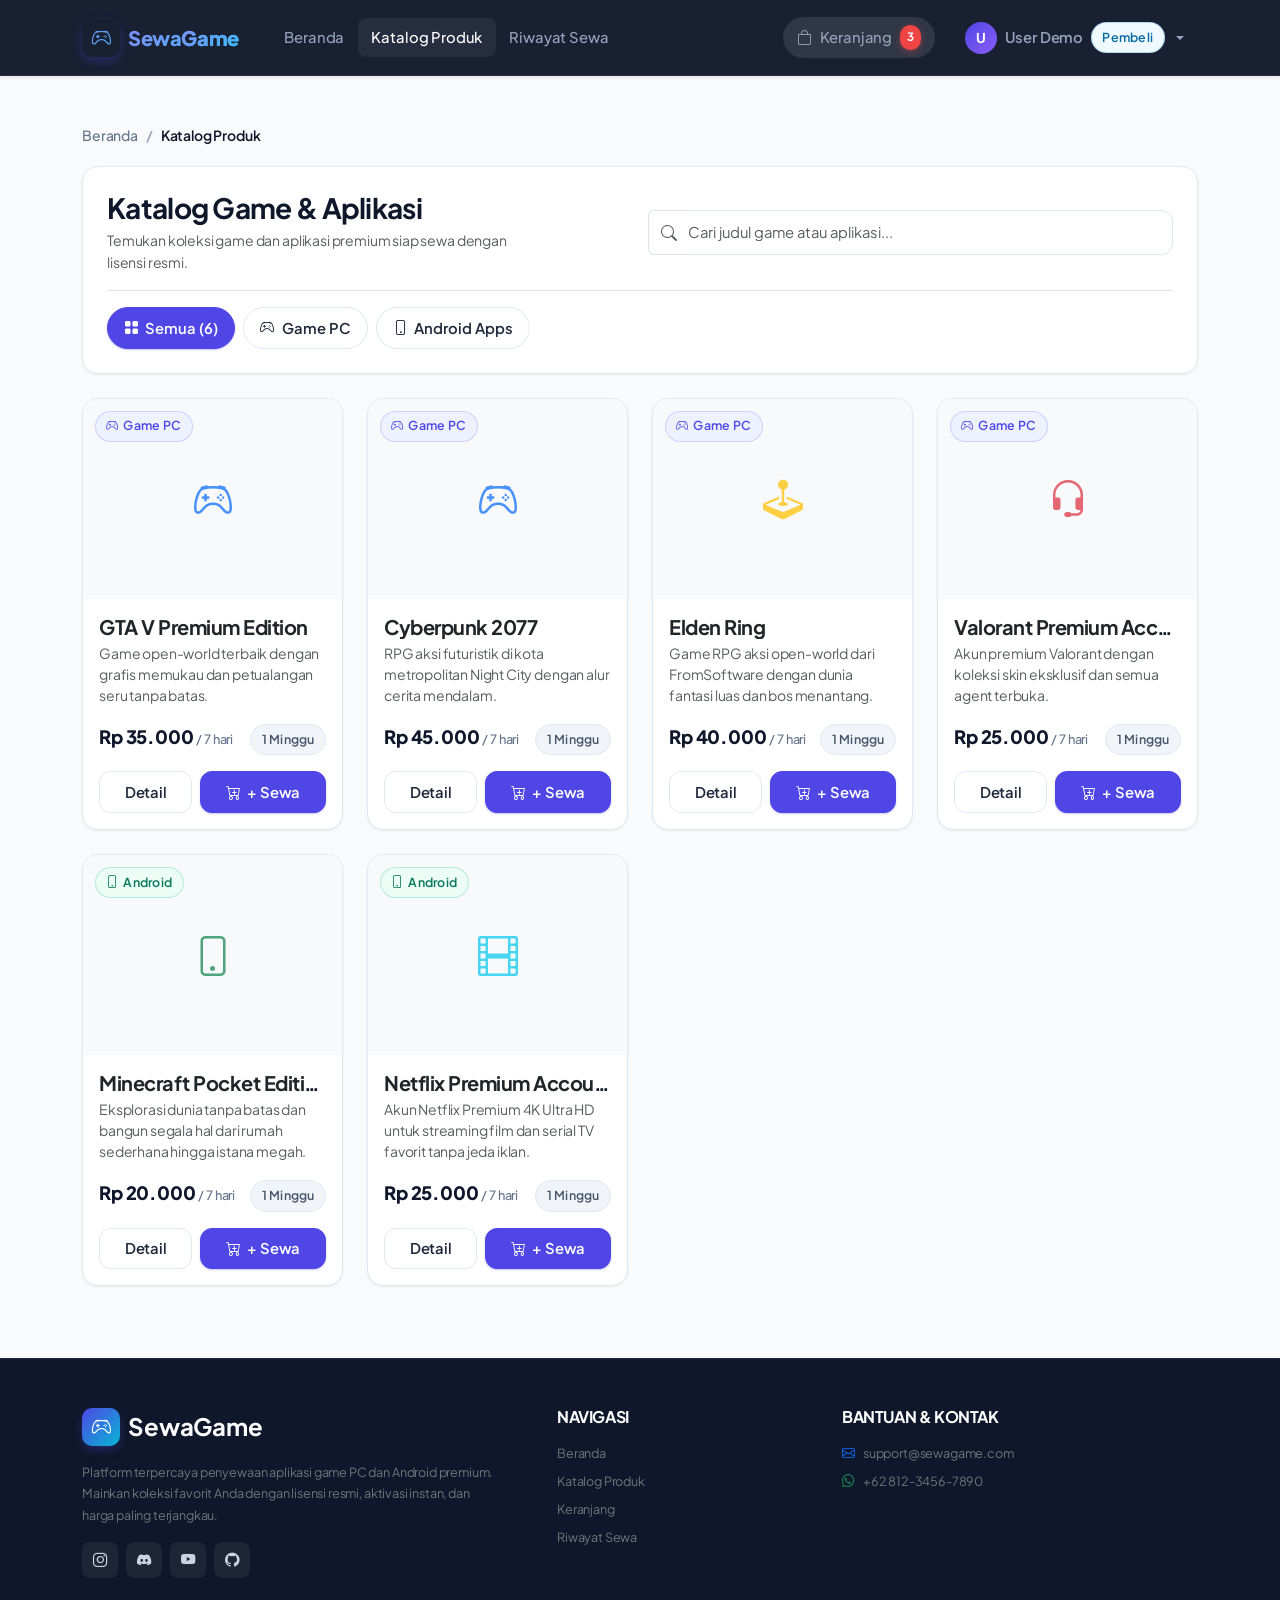
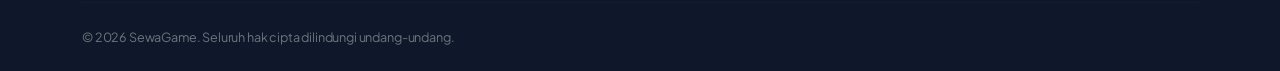
<file: products.html>
<!DOCTYPE html>
<html lang="id">
<head>
    <meta charset="UTF-8">
    <meta name="viewport" content="width=device-width, initial-scale=1.0">
    <meta name="description" content="Katalog produk game dan aplikasi Android yang tersedia untuk disewa di SewaGame.">
    <meta name="theme-color" content="#0f172a">
    <title>Katalog Produk - SewaGame</title>
    
    <!-- Google Fonts: Plus Jakarta Sans -->
    <link rel="preconnect" href="https://fonts.googleapis.com">
    <link rel="preconnect" href="https://fonts.gstatic.com" crossorigin>
    <link href="https://fonts.googleapis.com/css2?family=Plus+Jakarta+Sans:wght@400;500;600;700;800&display=swap" rel="stylesheet">
    
    <!-- Bootstrap 5.3 & Icons -->
    <link rel="stylesheet" href="https://cdn.jsdelivr.net/npm/bootstrap@5.3.3/dist/css/bootstrap.min.css">
    <link rel="stylesheet" href="https://cdn.jsdelivr.net/npm/bootstrap-icons@1.11.3/font/bootstrap-icons.css">
    <link rel="stylesheet" href="css/style.css">
</head>
<body class="d-flex flex-column min-vh-100">

    <!-- Modern Fixed Navbar -->
    <nav class="navbar navbar-expand-lg navbar-dark navbar-custom fixed-top shadow-sm">
        <div class="container">
            <a class="navbar-brand d-flex align-items-center gap-2" href="home.html">
                <span class="brand-icon-box"><i class="bi bi-controller"></i></span>
                <span>Sewa<span>Game</span></span>
            </a>
            <button class="navbar-toggler border-0 shadow-none" type="button" data-bs-toggle="collapse" data-bs-target="#navbarNav" aria-label="Toggle navigation">
                <span class="navbar-toggler-icon"></span>
            </button>
            <div class="collapse navbar-collapse" id="navbarNav">
                <ul class="navbar-nav me-auto mb-2 mb-lg-0 ms-lg-3">
                    <li class="nav-item"><a class="nav-link" href="home.html">Beranda</a></li>
                    <li class="nav-item"><a class="nav-link active" href="products.html">Katalog Produk</a></li>
                    <li class="nav-item"><a class="nav-link" href="rentals.html">Riwayat Sewa</a></li>
                </ul>
                <ul class="navbar-nav ms-auto align-items-lg-center gap-2 pt-2 pt-lg-0">
                    <li class="nav-item me-lg-2">
                        <a class="nav-link d-inline-flex align-items-center gap-2 px-3 py-2 rounded-pill bg-white bg-opacity-10 text-white" href="cart.html">
                            <i class="bi bi-bag"></i>
                            <span>Keranjang</span>
                            <span class="cart-pill-badge">3</span>
                        </a>
                    </li>
                    <li class="nav-item dropdown">
                        <a class="nav-link dropdown-toggle d-inline-flex align-items-center gap-2 text-white" href="#" data-bs-toggle="dropdown" aria-expanded="false">
                            <span class="user-avatar-circle">U</span>
                            <span class="fw-semibold">User Demo</span>
                            <span class="badge-subtle badge-subtle-info">Pembeli</span>
                        </a>
                        <ul class="dropdown-menu dropdown-menu-custom dropdown-menu-end shadow-lg mt-2">
                            <li class="px-3 py-2 border-bottom mb-1">
                                <small class="text-muted d-block">Login sebagai</small>
                                <strong class="text-truncate d-block">pembeli@sewagame.com</strong>
                            </li>
                            <li><a class="dropdown-item" href="rentals.html"><i class="bi bi-clock-history me-2"></i> Riwayat Sewa</a></li>
                            <li><a class="dropdown-item" href="cart.html"><i class="bi bi-bag me-2"></i> Keranjang</a></li>
                            <li><hr class="dropdown-divider my-1"></li>
                            <li><a href="index.html" class="dropdown-item text-danger d-flex align-items-center"><i class="bi bi-box-arrow-right me-2"></i> Keluar</a></li>
                        </ul>
                    </li>
                </ul>
            </div>
        </div>
    </nav>

    <!-- Page Content Spacing -->
    <div style="height: 76px;"></div>

    <!-- Main Content -->
    <main class="flex-grow-1">
        <div class="container py-4 py-lg-5">
            <!-- Breadcrumb -->
            <ul class="breadcrumb-custom">
                <li><a href="home.html">Beranda</a></li>
                <li class="active">Katalog Produk</li>
            </ul>

            <!-- Header & Controls -->
            <div class="card card-clean p-4 mb-4">
                <div class="row g-3 align-items-center justify-content-between">
                    <div class="col-12 col-md-5">
                        <h3 class="fw-bold mb-1">Katalog Game & Aplikasi</h3>
                        <p class="text-muted small mb-0">Temukan koleksi game dan aplikasi premium siap sewa dengan lisensi resmi.</p>
                    </div>

                    <!-- Search Form -->
                    <div class="col-12 col-md-7 col-lg-6">
                        <div class="input-group">
                            <span class="input-group-text bg-white border-end-0 text-muted">
                                <i class="bi bi-search"></i>
                            </span>
                            <input class="form-control border-start-0 ps-0" type="search" id="productSearchInput" placeholder="Cari judul game atau aplikasi...">
                        </div>
                    </div>
                </div>

                <!-- Category Filters -->
                <div class="d-flex flex-wrap gap-2 pt-3 mt-3 border-top">
                    <button class="btn btn-sm btn-primary rounded-pill px-3" data-category-filter="all">
                        <i class="bi bi-grid-fill"></i> Semua (6)
                    </button>
                    <button class="btn btn-sm btn-light-custom rounded-pill px-3" data-category-filter="game">
                        <i class="bi bi-controller"></i> Game PC
                    </button>
                    <button class="btn btn-sm btn-light-custom rounded-pill px-3" data-category-filter="android">
                        <i class="bi bi-phone"></i> Android Apps
                    </button>
                </div>
            </div>

            <!-- Product Grid -->
            <div class="row g-3 g-md-4 row-cols-1 row-cols-sm-2 row-cols-lg-3 row-cols-xl-4 mb-4" id="productGridContainer">
                <!-- Product 1 -->
                <div class="col" data-product-item data-category="game">
                    <div class="product-card">
                        <div class="product-thumb-wrapper d-flex align-items-center justify-content-center bg-light">
                            <i class="bi bi-controller fs-1 text-primary opacity-75"></i>
                            <div class="product-badge-overlay">
                                <span class="badge-subtle badge-subtle-primary">
                                    <i class="bi bi-controller"></i> Game PC
                                </span>
                            </div>
                        </div>
                        <div class="p-3 d-flex flex-column flex-grow-1">
                            <h5 class="fw-bold mb-1 text-truncate product-name" title="GTA V Premium Edition">
                                <a href="product-detail.html" class="text-dark">GTA V Premium Edition</a>
                            </h5>
                            <p class="text-muted small flex-grow-1 mb-3 product-desc" style="line-height: 1.5;">
                                Game open-world terbaik dengan grafis memukau dan petualangan seru tanpa batas.
                            </p>
                            <div class="d-flex justify-content-between align-items-baseline mb-3">
                                <div>
                                    <span class="product-price-tag">Rp 35.000</span>
                                    <span class="product-price-duration">/ 7 hari</span>
                                </div>
                                <span class="badge-subtle badge-subtle-dark">1 Minggu</span>
                            </div>
                            <div class="d-flex gap-2">
                                <a href="product-detail.html" class="btn btn-light-custom btn-sm flex-grow-1">Detail</a>
                                <a href="cart.html" class="btn btn-primary btn-sm flex-grow-1"><i class="bi bi-cart-plus"></i> + Sewa</a>
                            </div>
                        </div>
                    </div>
                </div>

                <!-- Product 2 -->
                <div class="col" data-product-item data-category="game">
                    <div class="product-card">
                        <div class="product-thumb-wrapper d-flex align-items-center justify-content-center bg-light">
                            <i class="bi bi-controller fs-1 text-primary opacity-75"></i>
                            <div class="product-badge-overlay">
                                <span class="badge-subtle badge-subtle-primary">
                                    <i class="bi bi-controller"></i> Game PC
                                </span>
                            </div>
                        </div>
                        <div class="p-3 d-flex flex-column flex-grow-1">
                            <h5 class="fw-bold mb-1 text-truncate product-name" title="Cyberpunk 2077">
                                <a href="product-detail.html" class="text-dark">Cyberpunk 2077</a>
                            </h5>
                            <p class="text-muted small flex-grow-1 mb-3 product-desc" style="line-height: 1.5;">
                                RPG aksi futuristik di kota metropolitan Night City dengan alur cerita mendalam.
                            </p>
                            <div class="d-flex justify-content-between align-items-baseline mb-3">
                                <div>
                                    <span class="product-price-tag">Rp 45.000</span>
                                    <span class="product-price-duration">/ 7 hari</span>
                                </div>
                                <span class="badge-subtle badge-subtle-dark">1 Minggu</span>
                            </div>
                            <div class="d-flex gap-2">
                                <a href="product-detail.html" class="btn btn-light-custom btn-sm flex-grow-1">Detail</a>
                                <a href="cart.html" class="btn btn-primary btn-sm flex-grow-1"><i class="bi bi-cart-plus"></i> + Sewa</a>
                            </div>
                        </div>
                    </div>
                </div>

                <!-- Product 3 -->
                <div class="col" data-product-item data-category="game">
                    <div class="product-card">
                        <div class="product-thumb-wrapper d-flex align-items-center justify-content-center bg-light">
                            <i class="bi bi-joystick fs-1 text-warning opacity-75"></i>
                            <div class="product-badge-overlay">
                                <span class="badge-subtle badge-subtle-primary">
                                    <i class="bi bi-controller"></i> Game PC
                                </span>
                            </div>
                        </div>
                        <div class="p-3 d-flex flex-column flex-grow-1">
                            <h5 class="fw-bold mb-1 text-truncate product-name" title="Elden Ring">
                                <a href="product-detail.html" class="text-dark">Elden Ring</a>
                            </h5>
                            <p class="text-muted small flex-grow-1 mb-3 product-desc" style="line-height: 1.5;">
                                Game RPG aksi open-world dari FromSoftware dengan dunia fantasi luas dan bos menantang.
                            </p>
                            <div class="d-flex justify-content-between align-items-baseline mb-3">
                                <div>
                                    <span class="product-price-tag">Rp 40.000</span>
                                    <span class="product-price-duration">/ 7 hari</span>
                                </div>
                                <span class="badge-subtle badge-subtle-dark">1 Minggu</span>
                            </div>
                            <div class="d-flex gap-2">
                                <a href="product-detail.html" class="btn btn-light-custom btn-sm flex-grow-1">Detail</a>
                                <a href="cart.html" class="btn btn-primary btn-sm flex-grow-1"><i class="bi bi-cart-plus"></i> + Sewa</a>
                            </div>
                        </div>
                    </div>
                </div>

                <!-- Product 4 -->
                <div class="col" data-product-item data-category="game">
                    <div class="product-card">
                        <div class="product-thumb-wrapper d-flex align-items-center justify-content-center bg-light">
                            <i class="bi bi-headset fs-1 text-danger opacity-75"></i>
                            <div class="product-badge-overlay">
                                <span class="badge-subtle badge-subtle-primary">
                                    <i class="bi bi-controller"></i> Game PC
                                </span>
                            </div>
                        </div>
                        <div class="p-3 d-flex flex-column flex-grow-1">
                            <h5 class="fw-bold mb-1 text-truncate product-name" title="Valorant Premium Account">
                                <a href="product-detail.html" class="text-dark">Valorant Premium Account</a>
                            </h5>
                            <p class="text-muted small flex-grow-1 mb-3 product-desc" style="line-height: 1.5;">
                                Akun premium Valorant dengan koleksi skin eksklusif dan semua agent terbuka.
                            </p>
                            <div class="d-flex justify-content-between align-items-baseline mb-3">
                                <div>
                                    <span class="product-price-tag">Rp 25.000</span>
                                    <span class="product-price-duration">/ 7 hari</span>
                                </div>
                                <span class="badge-subtle badge-subtle-dark">1 Minggu</span>
                            </div>
                            <div class="d-flex gap-2">
                                <a href="product-detail.html" class="btn btn-light-custom btn-sm flex-grow-1">Detail</a>
                                <a href="cart.html" class="btn btn-primary btn-sm flex-grow-1"><i class="bi bi-cart-plus"></i> + Sewa</a>
                            </div>
                        </div>
                    </div>
                </div>

                <!-- Product 5 -->
                <div class="col" data-product-item data-category="android">
                    <div class="product-card">
                        <div class="product-thumb-wrapper d-flex align-items-center justify-content-center bg-light">
                            <i class="bi bi-phone fs-1 text-success opacity-75"></i>
                            <div class="product-badge-overlay">
                                <span class="badge-subtle badge-subtle-success">
                                    <i class="bi bi-phone"></i> Android
                                </span>
                            </div>
                        </div>
                        <div class="p-3 d-flex flex-column flex-grow-1">
                            <h5 class="fw-bold mb-1 text-truncate product-name" title="Minecraft Pocket Edition">
                                <a href="product-detail.html" class="text-dark">Minecraft Pocket Edition</a>
                            </h5>
                            <p class="text-muted small flex-grow-1 mb-3 product-desc" style="line-height: 1.5;">
                                Eksplorasi dunia tanpa batas dan bangun segala hal dari rumah sederhana hingga istana megah.
                            </p>
                            <div class="d-flex justify-content-between align-items-baseline mb-3">
                                <div>
                                    <span class="product-price-tag">Rp 20.000</span>
                                    <span class="product-price-duration">/ 7 hari</span>
                                </div>
                                <span class="badge-subtle badge-subtle-dark">1 Minggu</span>
                            </div>
                            <div class="d-flex gap-2">
                                <a href="product-detail.html" class="btn btn-light-custom btn-sm flex-grow-1">Detail</a>
                                <a href="cart.html" class="btn btn-primary btn-sm flex-grow-1"><i class="bi bi-cart-plus"></i> + Sewa</a>
                            </div>
                        </div>
                    </div>
                </div>

                <!-- Product 6 -->
                <div class="col" data-product-item data-category="android">
                    <div class="product-card">
                        <div class="product-thumb-wrapper d-flex align-items-center justify-content-center bg-light">
                            <i class="bi bi-film fs-1 text-info opacity-75"></i>
                            <div class="product-badge-overlay">
                                <span class="badge-subtle badge-subtle-success">
                                    <i class="bi bi-phone"></i> Android
                                </span>
                            </div>
                        </div>
                        <div class="p-3 d-flex flex-column flex-grow-1">
                            <h5 class="fw-bold mb-1 text-truncate product-name" title="Netflix Premium Account">
                                <a href="product-detail.html" class="text-dark">Netflix Premium Account</a>
                            </h5>
                            <p class="text-muted small flex-grow-1 mb-3 product-desc" style="line-height: 1.5;">
                                Akun Netflix Premium 4K Ultra HD untuk streaming film dan serial TV favorit tanpa jeda iklan.
                            </p>
                            <div class="d-flex justify-content-between align-items-baseline mb-3">
                                <div>
                                    <span class="product-price-tag">Rp 25.000</span>
                                    <span class="product-price-duration">/ 7 hari</span>
                                </div>
                                <span class="badge-subtle badge-subtle-dark">1 Minggu</span>
                            </div>
                            <div class="d-flex gap-2">
                                <a href="product-detail.html" class="btn btn-light-custom btn-sm flex-grow-1">Detail</a>
                                <a href="cart.html" class="btn btn-primary btn-sm flex-grow-1"><i class="bi bi-cart-plus"></i> + Sewa</a>
                            </div>
                        </div>
                    </div>
                </div>
            </div>

            <!-- Empty State -->
            <div id="productsEmptyState" class="empty-state-box" style="display: none;">
                <div class="empty-state-icon">
                    <i class="bi bi-search"></i>
                </div>
                <h4 class="fw-bold mb-2">Produk Tidak Ditemukan</h4>
                <p class="text-muted small mb-0">Coba gunakan kata kunci pencarian lain atau pilih kategori Semua.</p>
            </div>
        </div>
    </main>

    <!-- Modern Professional Footer -->
    <footer class="footer-custom pt-5 pb-4 mt-auto">
        <div class="container">
            <div class="row g-4 justify-content-between">
                <div class="col-lg-5 col-md-6">
                    <div class="d-flex align-items-center gap-2 mb-3">
                        <span class="brand-icon-box"><i class="bi bi-controller"></i></span>
                        <span class="fs-4 fw-bold text-white">SewaGame</span>
                    </div>
                    <p class="text-secondary small mb-3" style="max-width: 420px; line-height: 1.7;">
                        Platform terpercaya penyewaan aplikasi game PC dan Android premium. Mainkan koleksi favorit Anda dengan lisensi resmi, aktivasi instan, dan harga paling terjangkau.
                    </p>
                    <div class="d-flex gap-2">
                        <a href="#" class="footer-social-icon" aria-label="Instagram"><i class="bi bi-instagram"></i></a>
                        <a href="#" class="footer-social-icon" aria-label="Discord"><i class="bi bi-discord"></i></a>
                        <a href="#" class="footer-social-icon" aria-label="YouTube"><i class="bi bi-youtube"></i></a>
                        <a href="#" class="footer-social-icon" aria-label="GitHub"><i class="bi bi-github"></i></a>
                    </div>
                </div>

                <div class="col-lg-3 col-md-6 col-6">
                    <h6 class="text-white mb-3 text-uppercase fs-7 fw-bold tracking-wider">Navigasi</h6>
                    <ul class="list-unstyled mb-0 d-flex flex-column gap-2 small">
                        <li><a href="home.html" class="text-secondary hover-text-white">Beranda</a></li>
                        <li><a href="products.html" class="text-secondary hover-text-white">Katalog Produk</a></li>
                        <li><a href="cart.html" class="text-secondary hover-text-white">Keranjang</a></li>
                        <li><a href="rentals.html" class="text-secondary hover-text-white">Riwayat Sewa</a></li>
                    </ul>
                </div>

                <div class="col-lg-4 col-md-6">
                    <h6 class="text-white mb-3 text-uppercase fs-7 fw-bold tracking-wider">Bantuan & Kontak</h6>
                    <ul class="list-unstyled mb-0 d-flex flex-column gap-2 small text-secondary">
                        <li class="d-flex align-items-center gap-2">
                            <i class="bi bi-envelope text-primary"></i>
                            <span>support@sewagame.com</span>
                        </li>
                        <li class="d-flex align-items-center gap-2">
                            <i class="bi bi-whatsapp text-success"></i>
                            <span>+62 812-3456-7890</span>
                        </li>
                    </ul>
                </div>
            </div>

            <hr class="my-4" style="border-color: rgba(255, 255, 255, 0.08);">

            <div class="d-flex flex-column flex-sm-row justify-content-between align-items-center gap-2 small text-secondary">
                <div>&copy; 2026 SewaGame. Seluruh hak cipta dilindungi undang-undang.</div>
            </div>
        </div>
    </footer>

    <!-- Bootstrap JS & App JS -->
    <script src="https://cdn.jsdelivr.net/npm/bootstrap@5.3.3/dist/js/bootstrap.bundle.min.js"></script>
    <script src="js/app.js"></script>
</body>
</html>
</file>
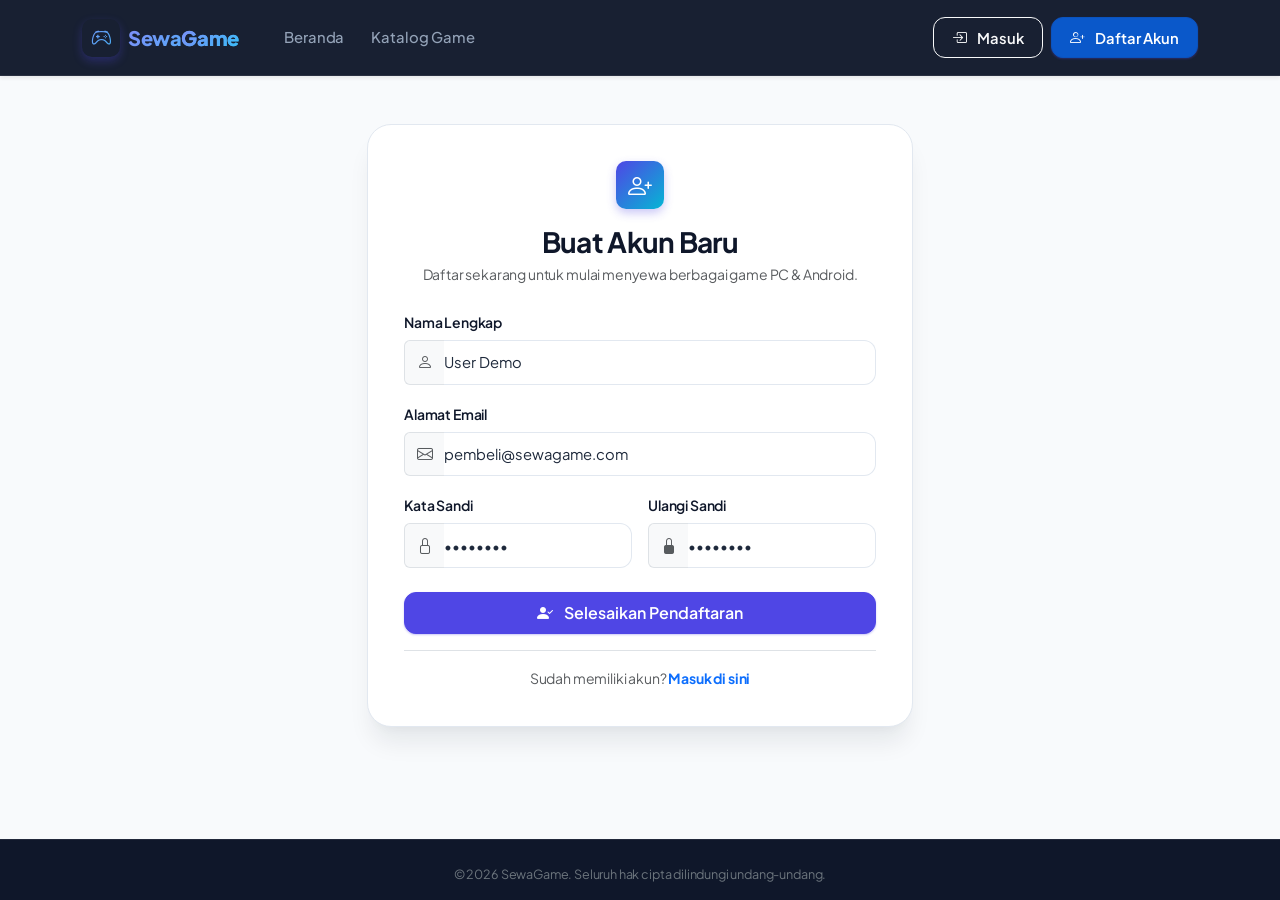
<file: register.html>
<!DOCTYPE html>
<html lang="id">
<head>
    <meta charset="UTF-8">
    <meta name="viewport" content="width=device-width, initial-scale=1.0">
    <meta name="description" content="Daftar akun SewaGame gratis untuk mulai menyewa game online dan Android.">
    <meta name="theme-color" content="#0f172a">
    <title>Daftar Akun Baru - SewaGame</title>
    
    <!-- Google Fonts: Plus Jakarta Sans -->
    <link rel="preconnect" href="https://fonts.googleapis.com">
    <link rel="preconnect" href="https://fonts.gstatic.com" crossorigin>
    <link href="https://fonts.googleapis.com/css2?family=Plus+Jakarta+Sans:wght@400;500;600;700;800&display=swap" rel="stylesheet">
    
    <!-- Bootstrap 5.3 & Icons -->
    <link rel="stylesheet" href="https://cdn.jsdelivr.net/npm/bootstrap@5.3.3/dist/css/bootstrap.min.css">
    <link rel="stylesheet" href="https://cdn.jsdelivr.net/npm/bootstrap-icons@1.11.3/font/bootstrap-icons.css">
    <link rel="stylesheet" href="css/style.css">
</head>
<body class="d-flex flex-column min-vh-100">

    <!-- Modern Fixed Navbar -->
    <nav class="navbar navbar-expand-lg navbar-dark navbar-custom fixed-top shadow-sm">
        <div class="container">
            <a class="navbar-brand d-flex align-items-center gap-2" href="index.html">
                <span class="brand-icon-box">
                    <i class="bi bi-controller"></i>
                </span>
                <span>Sewa<span>Game</span></span>
            </a>
            <button class="navbar-toggler border-0 shadow-none" type="button" data-bs-toggle="collapse" data-bs-target="#navbarNav" aria-label="Toggle navigation">
                <span class="navbar-toggler-icon"></span>
            </button>
            <div class="collapse navbar-collapse" id="navbarNav">
                <ul class="navbar-nav me-auto mb-2 mb-lg-0 ms-lg-3">
                    <li class="nav-item"><a class="nav-link" href="index.html">Beranda</a></li>
                    <li class="nav-item"><a class="nav-link" href="products.html">Katalog Game</a></li>
                </ul>
                <ul class="navbar-nav ms-auto align-items-lg-center gap-2 pt-2 pt-lg-0">
                    <li class="nav-item">
                        <a href="login.html" class="btn btn-outline-light btn-sm w-100">
                            <i class="bi bi-box-arrow-in-right me-1"></i> Masuk
                        </a>
                    </li>
                    <li class="nav-item">
                        <a href="register.html" class="btn btn-primary btn-sm w-100 active">
                            <i class="bi bi-person-plus me-1"></i> Daftar Akun
                        </a>
                    </li>
                </ul>
            </div>
        </div>
    </nav>

    <!-- Page Content Spacing -->
    <div style="height: 76px;"></div>

    <!-- Main Content -->
    <main class="flex-grow-1">
        <div class="container py-5">
            <div class="row justify-content-center">
                <div class="col-12 col-sm-10 col-md-8 col-lg-6">
                    <div class="auth-card">
                        <div class="text-center mb-4">
                            <span class="brand-icon-box mx-auto mb-3" style="width: 48px; height: 48px; font-size: 1.5rem;">
                                <i class="bi bi-person-plus"></i>
                            </span>
                            <h3 class="fw-bold mb-1">Buat Akun Baru</h3>
                            <p class="text-muted small mb-0">Daftar sekarang untuk mulai menyewa berbagai game PC & Android.</p>
                        </div>

                        <form action="home.html" method="GET">
                            <div class="mb-3">
                                <label for="name" class="form-label">Nama Lengkap</label>
                                <div class="input-group">
                                    <span class="input-group-text bg-light text-muted border-end-0">
                                        <i class="bi bi-person"></i>
                                    </span>
                                    <input type="text" class="form-control border-start-0 ps-0" id="name" name="name" placeholder="Nama Anda" required value="User Demo">
                                </div>
                            </div>

                            <div class="mb-3">
                                <label for="email" class="form-label">Alamat Email</label>
                                <div class="input-group">
                                    <span class="input-group-text bg-light text-muted border-end-0">
                                        <i class="bi bi-envelope"></i>
                                    </span>
                                    <input type="email" class="form-control border-start-0 ps-0" id="email" name="email" placeholder="nama@email.com" required value="pembeli@sewagame.com">
                                </div>
                            </div>

                            <div class="row g-3 mb-4">
                                <div class="col-12 col-sm-6">
                                    <label for="password" class="form-label">Kata Sandi</label>
                                    <div class="input-group">
                                        <span class="input-group-text bg-light text-muted border-end-0">
                                            <i class="bi bi-lock"></i>
                                        </span>
                                        <input type="password" class="form-control border-start-0 ps-0" id="password" name="password" placeholder="Min. 8 karakter" required value="password">
                                    </div>
                                </div>

                                <div class="col-12 col-sm-6">
                                    <label for="password_confirmation" class="form-label">Ulangi Sandi</label>
                                    <div class="input-group">
                                        <span class="input-group-text bg-light text-muted border-end-0">
                                            <i class="bi bi-lock-fill"></i>
                                        </span>
                                        <input type="password" class="form-control border-start-0 ps-0" id="password_confirmation" name="password_confirmation" placeholder="Ulangi sandi" required value="password">
                                    </div>
                                </div>
                            </div>

                            <button type="submit" class="btn btn-primary w-100 py-2 fs-6 mb-3">
                                <i class="bi bi-person-check-fill me-1"></i> Selesaikan Pendaftaran
                            </button>
                        </form>

                        <div class="text-center pt-3 border-top">
                            <p class="text-muted small mb-0">
                                Sudah memiliki akun?
                                <a href="login.html" class="fw-bold text-primary">Masuk di sini</a>
                            </p>
                        </div>
                    </div>
                </div>
            </div>
        </div>
    </main>

    <!-- Modern Footer -->
    <footer class="footer-custom pt-4 pb-3 mt-auto">
        <div class="container text-center small text-secondary">
            <div>&copy; 2026 SewaGame. Seluruh hak cipta dilindungi undang-undang.</div>
        </div>
    </footer>

    <!-- Bootstrap JS & App JS -->
    <script src="https://cdn.jsdelivr.net/npm/bootstrap@5.3.3/dist/js/bootstrap.bundle.min.js"></script>
    <script src="js/app.js"></script>
</body>
</html>
</file>
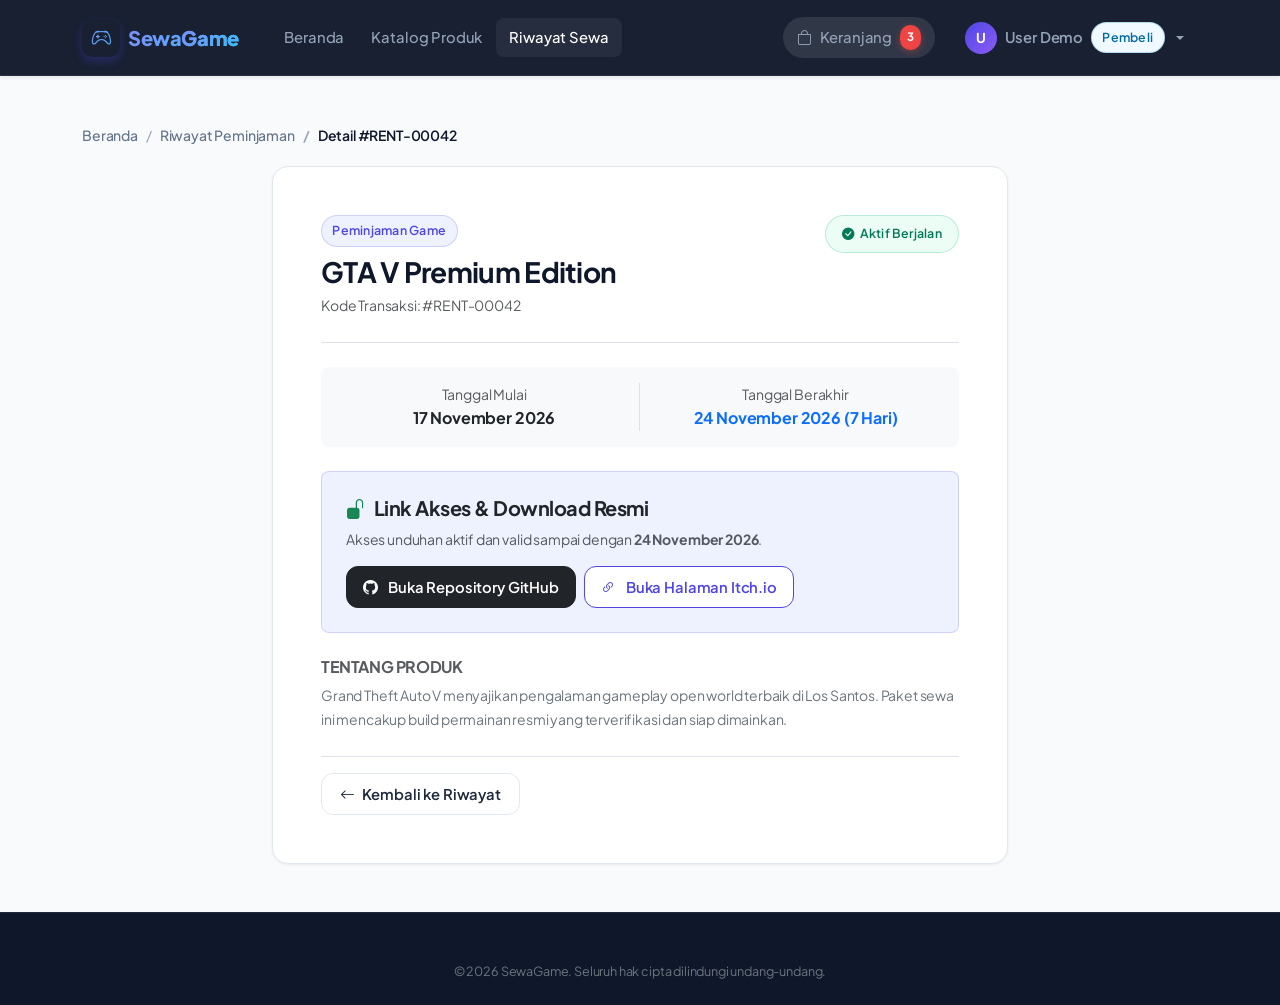
<file: rental-detail.html>
<!DOCTYPE html>
<html lang="id">
<head>
    <meta charset="UTF-8">
    <meta name="viewport" content="width=device-width, initial-scale=1.0">
    <meta name="description" content="Detail peminjaman game di SewaGame.">
    <meta name="theme-color" content="#0f172a">
    <title>Detail Peminjaman #RENT-00042 - SewaGame</title>
    
    <!-- Google Fonts: Plus Jakarta Sans -->
    <link rel="preconnect" href="https://fonts.googleapis.com">
    <link rel="preconnect" href="https://fonts.gstatic.com" crossorigin>
    <link href="https://fonts.googleapis.com/css2?family=Plus+Jakarta+Sans:wght@400;500;600;700;800&display=swap" rel="stylesheet">
    
    <!-- Bootstrap 5.3 & Icons -->
    <link rel="stylesheet" href="https://cdn.jsdelivr.net/npm/bootstrap@5.3.3/dist/css/bootstrap.min.css">
    <link rel="stylesheet" href="https://cdn.jsdelivr.net/npm/bootstrap-icons@1.11.3/font/bootstrap-icons.css">
    <link rel="stylesheet" href="css/style.css">
</head>
<body class="d-flex flex-column min-vh-100">

    <!-- Modern Fixed Navbar -->
    <nav class="navbar navbar-expand-lg navbar-dark navbar-custom fixed-top shadow-sm">
        <div class="container">
            <a class="navbar-brand d-flex align-items-center gap-2" href="home.html">
                <span class="brand-icon-box"><i class="bi bi-controller"></i></span>
                <span>Sewa<span>Game</span></span>
            </a>
            <button class="navbar-toggler border-0 shadow-none" type="button" data-bs-toggle="collapse" data-bs-target="#navbarNav" aria-label="Toggle navigation">
                <span class="navbar-toggler-icon"></span>
            </button>
            <div class="collapse navbar-collapse" id="navbarNav">
                <ul class="navbar-nav me-auto mb-2 mb-lg-0 ms-lg-3">
                    <li class="nav-item"><a class="nav-link" href="home.html">Beranda</a></li>
                    <li class="nav-item"><a class="nav-link" href="products.html">Katalog Produk</a></li>
                    <li class="nav-item"><a class="nav-link active" href="rentals.html">Riwayat Sewa</a></li>
                </ul>
                <ul class="navbar-nav ms-auto align-items-lg-center gap-2 pt-2 pt-lg-0">
                    <li class="nav-item me-lg-2">
                        <a class="nav-link d-inline-flex align-items-center gap-2 px-3 py-2 rounded-pill bg-white bg-opacity-10 text-white" href="cart.html">
                            <i class="bi bi-bag"></i>
                            <span>Keranjang</span>
                            <span class="cart-pill-badge">3</span>
                        </a>
                    </li>
                    <li class="nav-item dropdown">
                        <a class="nav-link dropdown-toggle d-inline-flex align-items-center gap-2 text-white" href="#" data-bs-toggle="dropdown" aria-expanded="false">
                            <span class="user-avatar-circle">U</span>
                            <span class="fw-semibold">User Demo</span>
                            <span class="badge-subtle badge-subtle-info">Pembeli</span>
                        </a>
                        <ul class="dropdown-menu dropdown-menu-custom dropdown-menu-end shadow-lg mt-2">
                            <li class="px-3 py-2 border-bottom mb-1">
                                <small class="text-muted d-block">Login sebagai</small>
                                <strong class="text-truncate d-block">pembeli@sewagame.com</strong>
                            </li>
                            <li><a class="dropdown-item" href="rentals.html"><i class="bi bi-clock-history me-2"></i> Riwayat Sewa</a></li>
                            <li><a class="dropdown-item" href="cart.html"><i class="bi bi-bag me-2"></i> Keranjang</a></li>
                            <li><hr class="dropdown-divider my-1"></li>
                            <li><a href="index.html" class="dropdown-item text-danger d-flex align-items-center"><i class="bi bi-box-arrow-right me-2"></i> Keluar</a></li>
                        </ul>
                    </li>
                </ul>
            </div>
        </div>
    </nav>

    <!-- Page Content Spacing -->
    <div style="height: 76px;"></div>

    <!-- Main Content -->
    <main class="flex-grow-1">
        <div class="container py-4 py-lg-5">
            <!-- Breadcrumb -->
            <ul class="breadcrumb-custom">
                <li><a href="home.html">Beranda</a></li>
                <li><a href="rentals.html">Riwayat Peminjaman</a></li>
                <li class="active">Detail #RENT-00042</li>
            </ul>

            <div class="row justify-content-center">
                <div class="col-12 col-lg-8">
                    <div class="card card-clean p-4 p-md-5">
                        <!-- Header -->
                        <div class="d-flex flex-column flex-sm-row justify-content-between align-items-start gap-3 pb-4 mb-4 border-bottom">
                            <div>
                                <span class="badge-subtle badge-subtle-primary mb-2">Peminjaman Game</span>
                                <h3 class="fw-bold mb-1">GTA V Premium Edition</h3>
                                <small class="text-muted">Kode Transaksi: #RENT-00042</small>
                            </div>
                            <div class="d-flex gap-2">
                                <span class="badge-subtle badge-subtle-success fs-7 px-3 py-2">
                                    <i class="bi bi-check-circle-fill"></i> Aktif Berjalan
                                </span>
                            </div>
                        </div>

                        <!-- Timeline / Duration -->
                        <div class="p-3 rounded-3 bg-light mb-4">
                            <div class="row g-3 text-center">
                                <div class="col-6 border-end">
                                    <span class="text-muted small d-block">Tanggal Mulai</span>
                                    <span class="fw-bold text-dark">17 November 2026</span>
                                </div>
                                <div class="col-6">
                                    <span class="text-muted small d-block">Tanggal Berakhir</span>
                                    <span class="fw-bold text-primary">24 November 2026 (7 Hari)</span>
                                </div>
                            </div>
                        </div>

                        <!-- Access Links Section -->
                        <div class="p-4 rounded-3 mb-4" style="background-color: var(--sg-primary-light); border: 1px solid rgba(79, 70, 229, 0.2);">
                            <h5 class="fw-bold text-dark mb-2 d-flex align-items-center gap-2">
                                <i class="bi bi-unlock-fill text-success"></i> Link Akses & Download Resmi
                            </h5>
                            <p class="text-muted small mb-3">
                                Akses unduhan aktif dan valid sampai dengan <strong>24 November 2026</strong>.
                            </p>

                            <div class="d-flex flex-wrap gap-2">
                                <a href="https://github.com/example/gtav-build" target="_blank" class="btn btn-dark btn-sm px-3">
                                    <i class="bi bi-github me-1"></i> Buka Repository GitHub
                                </a>
                                <a href="https://itch.io" target="_blank" class="btn btn-outline-primary btn-sm px-3 bg-white">
                                    <i class="bi bi-link-45deg me-1"></i> Buka Halaman Itch.io
                                </a>
                            </div>
                        </div>

                        <!-- Product Summary -->
                        <div class="mb-4">
                            <h6 class="fw-bold text-uppercase fs-7 text-muted tracking-wider mb-2">Tentang Produk</h6>
                            <p class="text-secondary small mb-0" style="line-height: 1.7;">
                                Grand Theft Auto V menyajikan pengalaman gameplay open world terbaik di Los Santos. Paket sewa ini mencakup build permainan resmi yang terverifikasi dan siap dimainkan.
                            </p>
                        </div>

                        <!-- Action -->
                        <div class="d-flex justify-content-between align-items-center pt-3 border-top">
                            <a href="rentals.html" class="btn btn-light-custom btn-sm">
                                <i class="bi bi-arrow-left"></i> Kembali ke Riwayat
                            </a>
                        </div>
                    </div>
                </div>
            </div>
        </div>
    </main>

    <!-- Modern Professional Footer -->
    <footer class="footer-custom pt-5 pb-4 mt-auto">
        <div class="container text-center small text-secondary">
            <div>&copy; 2026 SewaGame. Seluruh hak cipta dilindungi undang-undang.</div>
        </div>
    </footer>

    <!-- Bootstrap JS & App JS -->
    <script src="https://cdn.jsdelivr.net/npm/bootstrap@5.3.3/dist/js/bootstrap.bundle.min.js"></script>
    <script src="js/app.js"></script>
</body>
</html>
</file>
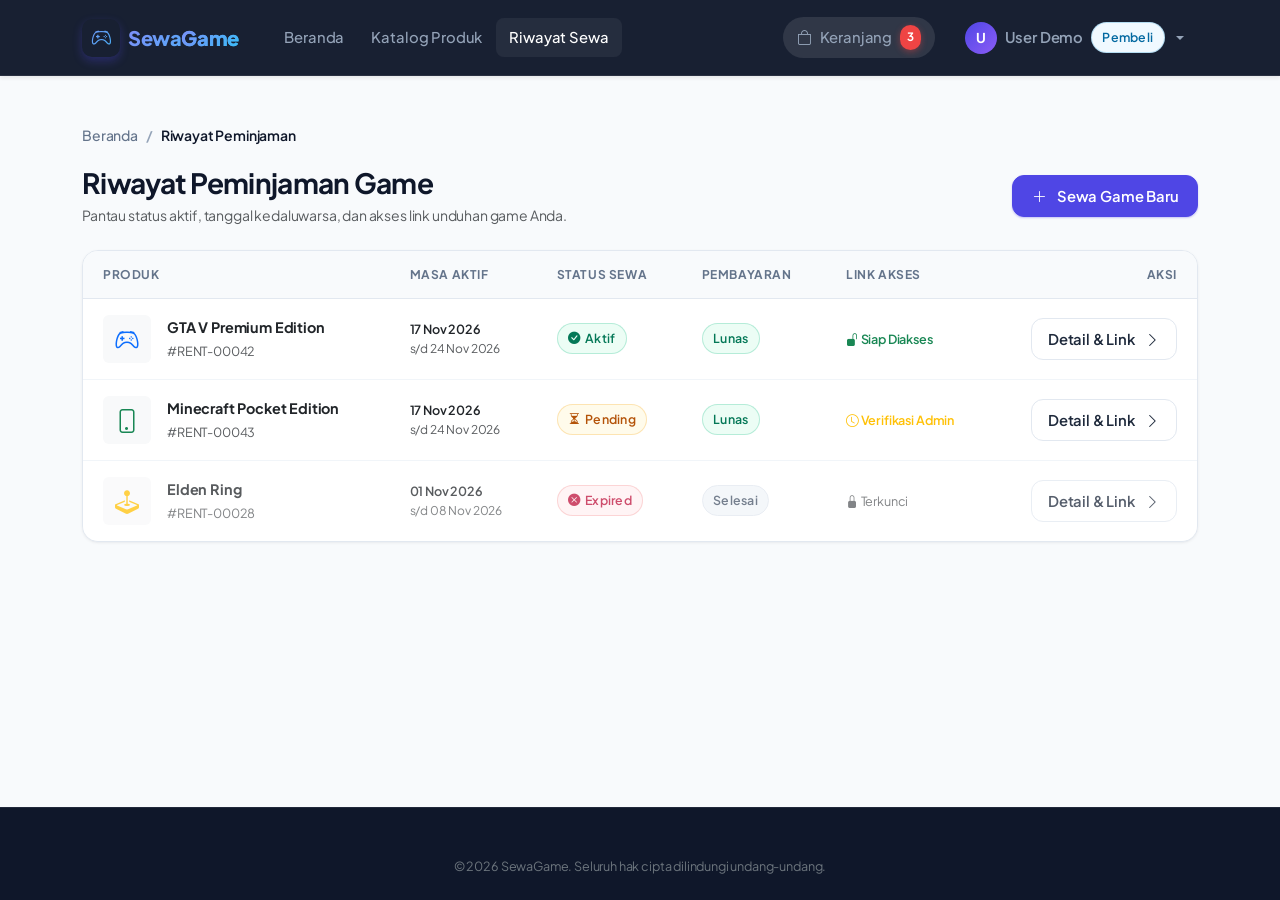
<file: rentals.html>
<!DOCTYPE html>
<html lang="id">
<head>
    <meta charset="UTF-8">
    <meta name="viewport" content="width=device-width, initial-scale=1.0">
    <meta name="description" content="Riwayat peminjaman game di SewaGame.">
    <meta name="theme-color" content="#0f172a">
    <title>Riwayat Peminjaman - SewaGame</title>
    
    <!-- Google Fonts: Plus Jakarta Sans -->
    <link rel="preconnect" href="https://fonts.googleapis.com">
    <link rel="preconnect" href="https://fonts.gstatic.com" crossorigin>
    <link href="https://fonts.googleapis.com/css2?family=Plus+Jakarta+Sans:wght@400;500;600;700;800&display=swap" rel="stylesheet">
    
    <!-- Bootstrap 5.3 & Icons -->
    <link rel="stylesheet" href="https://cdn.jsdelivr.net/npm/bootstrap@5.3.3/dist/css/bootstrap.min.css">
    <link rel="stylesheet" href="https://cdn.jsdelivr.net/npm/bootstrap-icons@1.11.3/font/bootstrap-icons.css">
    <link rel="stylesheet" href="css/style.css">
</head>
<body class="d-flex flex-column min-vh-100">

    <!-- Modern Fixed Navbar -->
    <nav class="navbar navbar-expand-lg navbar-dark navbar-custom fixed-top shadow-sm">
        <div class="container">
            <a class="navbar-brand d-flex align-items-center gap-2" href="home.html">
                <span class="brand-icon-box"><i class="bi bi-controller"></i></span>
                <span>Sewa<span>Game</span></span>
            </a>
            <button class="navbar-toggler border-0 shadow-none" type="button" data-bs-toggle="collapse" data-bs-target="#navbarNav" aria-label="Toggle navigation">
                <span class="navbar-toggler-icon"></span>
            </button>
            <div class="collapse navbar-collapse" id="navbarNav">
                <ul class="navbar-nav me-auto mb-2 mb-lg-0 ms-lg-3">
                    <li class="nav-item"><a class="nav-link" href="home.html">Beranda</a></li>
                    <li class="nav-item"><a class="nav-link" href="products.html">Katalog Produk</a></li>
                    <li class="nav-item"><a class="nav-link active" href="rentals.html">Riwayat Sewa</a></li>
                </ul>
                <ul class="navbar-nav ms-auto align-items-lg-center gap-2 pt-2 pt-lg-0">
                    <li class="nav-item me-lg-2">
                        <a class="nav-link d-inline-flex align-items-center gap-2 px-3 py-2 rounded-pill bg-white bg-opacity-10 text-white" href="cart.html">
                            <i class="bi bi-bag"></i>
                            <span>Keranjang</span>
                            <span class="cart-pill-badge">3</span>
                        </a>
                    </li>
                    <li class="nav-item dropdown">
                        <a class="nav-link dropdown-toggle d-inline-flex align-items-center gap-2 text-white" href="#" data-bs-toggle="dropdown" aria-expanded="false">
                            <span class="user-avatar-circle">U</span>
                            <span class="fw-semibold">User Demo</span>
                            <span class="badge-subtle badge-subtle-info">Pembeli</span>
                        </a>
                        <ul class="dropdown-menu dropdown-menu-custom dropdown-menu-end shadow-lg mt-2">
                            <li class="px-3 py-2 border-bottom mb-1">
                                <small class="text-muted d-block">Login sebagai</small>
                                <strong class="text-truncate d-block">pembeli@sewagame.com</strong>
                            </li>
                            <li><a class="dropdown-item" href="rentals.html"><i class="bi bi-clock-history me-2"></i> Riwayat Sewa</a></li>
                            <li><a class="dropdown-item" href="cart.html"><i class="bi bi-bag me-2"></i> Keranjang</a></li>
                            <li><hr class="dropdown-divider my-1"></li>
                            <li><a href="index.html" class="dropdown-item text-danger d-flex align-items-center"><i class="bi bi-box-arrow-right me-2"></i> Keluar</a></li>
                        </ul>
                    </li>
                </ul>
            </div>
        </div>
    </nav>

    <!-- Page Content Spacing -->
    <div style="height: 76px;"></div>

    <!-- Main Content -->
    <main class="flex-grow-1">
        <div class="container py-4 py-lg-5">
            <!-- Breadcrumb -->
            <ul class="breadcrumb-custom">
                <li><a href="home.html">Beranda</a></li>
                <li class="active">Riwayat Peminjaman</li>
            </ul>

            <div class="d-flex flex-column flex-sm-row justify-content-between align-items-sm-center gap-3 mb-4">
                <div>
                    <h3 class="fw-bold mb-1">Riwayat Peminjaman Game</h3>
                    <p class="text-muted small mb-0">Pantau status aktif, tanggal kedaluwarsa, dan akses link unduhan game Anda.</p>
                </div>
                <a href="products.html" class="btn btn-primary btn-sm align-self-start align-self-sm-auto">
                    <i class="bi bi-plus-lg me-1"></i> Sewa Game Baru
                </a>
            </div>

            <!-- Table -->
            <div class="table-clean-wrapper mb-4">
                <div class="table-responsive">
                    <table class="table table-clean">
                        <thead>
                            <tr>
                                <th>Produk</th>
                                <th>Masa Aktif</th>
                                <th>Status Sewa</th>
                                <th>Pembayaran</th>
                                <th>Link Akses</th>
                                <th class="text-end">Aksi</th>
                            </tr>
                        </thead>
                        <tbody>
                            <!-- Item 1 (Active) -->
                            <tr>
                                <td>
                                    <div class="d-flex align-items-center gap-3">
                                        <div class="rounded-2 overflow-hidden bg-light flex-shrink-0 d-flex align-items-center justify-content-center" style="width: 48px; height: 48px;">
                                            <i class="bi bi-controller text-primary fs-4"></i>
                                        </div>
                                        <div class="text-truncate" style="max-width: 240px;">
                                            <strong class="text-dark d-block text-truncate">GTA V Premium Edition</strong>
                                            <small class="text-muted">#RENT-00042</small>
                                        </div>
                                    </div>
                                </td>
                                <td>
                                    <div class="small">
                                        <div class="text-dark fw-semibold">17 Nov 2026</div>
                                        <div class="text-muted" style="font-size: 0.75rem;">s/d 24 Nov 2026</div>
                                    </div>
                                </td>
                                <td>
                                    <span class="badge-subtle badge-subtle-success">
                                        <i class="bi bi-check-circle-fill"></i> Aktif
                                    </span>
                                </td>
                                <td>
                                    <span class="badge-subtle badge-subtle-success">Lunas</span>
                                </td>
                                <td>
                                    <span class="small text-success fw-semibold">
                                        <i class="bi bi-unlock-fill"></i> Siap Diakses
                                    </span>
                                </td>
                                <td class="text-end">
                                    <a href="rental-detail.html" class="btn btn-sm btn-light-custom px-3">
                                        Detail & Link <i class="bi bi-chevron-right ms-1"></i>
                                    </a>
                                </td>
                            </tr>

                            <!-- Item 2 (Pending) -->
                            <tr>
                                <td>
                                    <div class="d-flex align-items-center gap-3">
                                        <div class="rounded-2 overflow-hidden bg-light flex-shrink-0 d-flex align-items-center justify-content-center" style="width: 48px; height: 48px;">
                                            <i class="bi bi-phone text-success fs-4"></i>
                                        </div>
                                        <div class="text-truncate" style="max-width: 240px;">
                                            <strong class="text-dark d-block text-truncate">Minecraft Pocket Edition</strong>
                                            <small class="text-muted">#RENT-00043</small>
                                        </div>
                                    </div>
                                </td>
                                <td>
                                    <div class="small">
                                        <div class="text-dark fw-semibold">17 Nov 2026</div>
                                        <div class="text-muted" style="font-size: 0.75rem;">s/d 24 Nov 2026</div>
                                    </div>
                                </td>
                                <td>
                                    <span class="badge-subtle badge-subtle-warning">
                                        <i class="bi bi-hourglass-split"></i> Pending
                                    </span>
                                </td>
                                <td>
                                    <span class="badge-subtle badge-subtle-success">Lunas</span>
                                </td>
                                <td>
                                    <span class="small text-warning fw-semibold">
                                        <i class="bi bi-clock"></i> Verifikasi Admin
                                    </span>
                                </td>
                                <td class="text-end">
                                    <a href="rental-detail.html" class="btn btn-sm btn-light-custom px-3">
                                        Detail & Link <i class="bi bi-chevron-right ms-1"></i>
                                    </a>
                                </td>
                            </tr>

                            <!-- Item 3 (Expired) -->
                            <tr class="opacity-75">
                                <td>
                                    <div class="d-flex align-items-center gap-3">
                                        <div class="rounded-2 overflow-hidden bg-light flex-shrink-0 d-flex align-items-center justify-content-center" style="width: 48px; height: 48px;">
                                            <i class="bi bi-joystick text-warning fs-4"></i>
                                        </div>
                                        <div class="text-truncate" style="max-width: 240px;">
                                            <strong class="text-dark d-block text-truncate">Elden Ring</strong>
                                            <small class="text-muted">#RENT-00028</small>
                                        </div>
                                    </div>
                                </td>
                                <td>
                                    <div class="small">
                                        <div class="text-dark fw-semibold">01 Nov 2026</div>
                                        <div class="text-muted" style="font-size: 0.75rem;">s/d 08 Nov 2026</div>
                                    </div>
                                </td>
                                <td>
                                    <span class="badge-subtle badge-subtle-danger">
                                        <i class="bi bi-x-circle-fill"></i> Expired
                                    </span>
                                </td>
                                <td>
                                    <span class="badge-subtle badge-subtle-dark">Selesai</span>
                                </td>
                                <td>
                                    <span class="small text-muted">
                                        <i class="bi bi-lock-fill"></i> Terkunci
                                    </span>
                                </td>
                                <td class="text-end">
                                    <a href="rental-detail.html" class="btn btn-sm btn-light-custom px-3">
                                        Detail & Link <i class="bi bi-chevron-right ms-1"></i>
                                    </a>
                                </td>
                            </tr>
                        </tbody>
                    </table>
                </div>
            </div>
        </div>
    </main>

    <!-- Modern Professional Footer -->
    <footer class="footer-custom pt-5 pb-4 mt-auto">
        <div class="container text-center small text-secondary">
            <div>&copy; 2026 SewaGame. Seluruh hak cipta dilindungi undang-undang.</div>
        </div>
    </footer>

    <!-- Bootstrap JS & App JS -->
    <script src="https://cdn.jsdelivr.net/npm/bootstrap@5.3.3/dist/js/bootstrap.bundle.min.js"></script>
    <script src="js/app.js"></script>
</body>
</html>
</file>
<file: css/style.css>
/* ==========================================================================
   SewaGame - Clean, Modern, & Consistent Design System (HTML/CSS/JS Version)
   ========================================================================== */

@import url('https://fonts.googleapis.com/css2?family=Plus+Jakarta+Sans:wght@300;400;500;600;700;800&display=swap');

:root {
    --sg-font: 'Plus Jakarta Sans', -apple-system, BlinkMacSystemFont, "Segoe UI", Roboto, sans-serif;
    
    /* Brand Colors */
    --sg-primary: #4f46e5;
    --sg-primary-hover: #4338ca;
    --sg-primary-light: #eef2ff;
    --sg-primary-subtle: rgba(79, 70, 229, 0.08);

    --sg-secondary: #06b6d4;
    --sg-accent: #8b5cf6;

    /* Neutrals / Slate */
    --sg-dark: #0f172a;
    --sg-dark-surface: #1e293b;
    --sg-body-bg: #f8fafc;
    --sg-card-bg: #ffffff;
    --sg-text: #1e293b;
    --sg-text-muted: #64748b;
    --sg-text-light: #94a3b8;
    --sg-border: #e2e8f0;
    --sg-border-light: #f1f5f9;

    /* Statuses */
    --sg-success: #10b981;
    --sg-success-light: #ecfdf5;
    --sg-success-text: #047857;

    --sg-warning: #f59e0b;
    --sg-warning-light: #fffbeb;
    --sg-warning-text: #b45309;

    --sg-danger: #ef4444;
    --sg-danger-light: #fff1f2;
    --sg-danger-text: #be123c;

    --sg-info: #0284c7;
    --sg-info-light: #f0f9ff;
    --sg-info-text: #0369a1;

    /* Shadows */
    --sg-shadow-xs: 0 1px 2px 0 rgba(0, 0, 0, 0.05);
    --sg-shadow-sm: 0 1px 3px 0 rgba(15, 23, 42, 0.06), 0 1px 2px -1px rgba(15, 23, 42, 0.04);
    --sg-shadow-md: 0 4px 6px -1px rgba(15, 23, 42, 0.07), 0 2px 4px -2px rgba(15, 23, 42, 0.04);
    --sg-shadow-lg: 0 10px 15px -3px rgba(15, 23, 42, 0.08), 0 4px 6px -4px rgba(15, 23, 42, 0.03);
    --sg-shadow-xl: 0 20px 25px -5px rgba(15, 23, 42, 0.08), 0 8px 10px -6px rgba(15, 23, 42, 0.03);

    /* Radius */
    --sg-radius-sm: 8px;
    --sg-radius-md: 12px;
    --sg-radius-lg: 16px;
    --sg-radius-xl: 24px;
}

/* Global Reset & Base */
body {
    font-family: var(--sg-font);
    background-color: var(--sg-body-bg);
    color: var(--sg-text);
    line-height: 1.6;
    letter-spacing: -0.01em;
    -webkit-font-smoothing: antialiased;
}

h1, h2, h3, h4, h5, h6 {
    font-family: var(--sg-font);
    font-weight: 700;
    color: var(--sg-dark);
    letter-spacing: -0.025em;
}

a {
    color: var(--sg-primary);
    text-decoration: none;
    transition: all 0.2s ease;
}

a:hover {
    color: var(--sg-primary-hover);
}

/* Navbar */
.navbar-custom {
    background: rgba(15, 23, 42, 0.96) !important;
    backdrop-filter: blur(12px);
    -webkit-backdrop-filter: blur(12px);
    border-bottom: 1px solid rgba(255, 255, 255, 0.08);
    transition: all 0.3s ease;
    padding-top: 0.85rem;
    padding-bottom: 0.85rem;
}

.brand-icon-box {
    display: inline-flex;
    align-items: center;
    justify-content: center;
    width: 38px;
    height: 38px;
    background: linear-gradient(135deg, #4f46e5 0%, #06b6d4 100%);
    color: #ffffff;
    border-radius: 10px;
    font-size: 1.25rem;
    box-shadow: 0 4px 10px rgba(79, 70, 229, 0.3);
}

.navbar-brand {
    font-size: 1.25rem;
    font-weight: 800;
    letter-spacing: -0.02em;
    color: #ffffff !important;
}

.navbar-brand span {
    background: linear-gradient(135deg, #818cf8, #38bdf8);
    -webkit-background-clip: text;
    -webkit-text-fill-color: transparent;
}

.navbar-nav .nav-link {
    color: #94a3b8 !important;
    font-weight: 500;
    font-size: 0.925rem;
    padding: 0.5rem 0.85rem !important;
    border-radius: var(--sg-radius-sm);
    transition: all 0.2s ease;
}

.navbar-nav .nav-link:hover,
.navbar-nav .nav-link.active {
    color: #ffffff !important;
    background: rgba(255, 255, 255, 0.06);
}

.cart-pill-badge {
    font-size: 0.72rem;
    padding: 0.2rem 0.45rem;
    border-radius: 9999px;
    background: #ef4444;
    color: #ffffff;
    font-weight: 700;
    box-shadow: 0 2px 6px rgba(239, 68, 68, 0.4);
}

/* User Dropdown */
.user-avatar-circle {
    width: 32px;
    height: 32px;
    border-radius: 50%;
    background: linear-gradient(135deg, #4f46e5, #8b5cf6);
    color: #ffffff;
    display: inline-flex;
    align-items: center;
    justify-content: center;
    font-size: 0.85rem;
    font-weight: 700;
}

.dropdown-menu-custom {
    border: 1px solid var(--sg-border);
    border-radius: var(--sg-radius-md);
    box-shadow: var(--sg-shadow-lg);
    padding: 0.5rem;
    min-width: 200px;
    background: #ffffff;
}

.dropdown-menu-custom .dropdown-item {
    border-radius: var(--sg-radius-sm);
    font-size: 0.9rem;
    font-weight: 500;
    padding: 0.5rem 0.85rem;
    color: var(--sg-text);
    transition: all 0.15s ease;
}

.dropdown-menu-custom .dropdown-item:hover {
    background-color: var(--sg-primary-light);
    color: var(--sg-primary);
}

.dropdown-menu-custom .dropdown-item.text-danger:hover {
    background-color: var(--sg-danger-light);
    color: var(--sg-danger) !important;
}

/* Cards */
.card-clean {
    background: var(--sg-card-bg);
    border: 1px solid var(--sg-border);
    border-radius: var(--sg-radius-lg);
    box-shadow: var(--sg-shadow-sm);
    transition: all 0.25s ease;
    overflow: hidden;
}

.card-hover:hover {
    transform: translateY(-4px);
    box-shadow: var(--sg-shadow-xl);
    border-color: rgba(79, 70, 229, 0.2);
}

/* Product Card */
.product-card {
    display: flex;
    flex-direction: column;
    height: 100%;
    background: #ffffff;
    border: 1px solid var(--sg-border);
    border-radius: var(--sg-radius-lg);
    overflow: hidden;
    transition: all 0.25s cubic-bezier(0.16, 1, 0.3, 1);
    box-shadow: var(--sg-shadow-sm);
}

.product-card:hover {
    transform: translateY(-4px);
    box-shadow: var(--sg-shadow-lg);
    border-color: #cbd5e1;
}

.product-thumb-wrapper {
    position: relative;
    width: 100%;
    height: 200px;
    background-color: #f1f5f9;
    overflow: hidden;
}

.product-thumb-img {
    width: 100%;
    height: 100%;
    object-fit: cover;
    transition: transform 0.4s ease;
}

.product-card:hover .product-thumb-img {
    transform: scale(1.05);
}

.product-badge-overlay {
    position: absolute;
    top: 12px;
    left: 12px;
    z-index: 2;
}

.product-price-tag {
    font-size: 1.15rem;
    font-weight: 800;
    color: var(--sg-dark);
}

.product-price-duration {
    font-size: 0.8rem;
    color: var(--sg-text-muted);
    font-weight: 500;
}

/* Buttons */
.btn {
    font-family: var(--sg-font);
    font-weight: 600;
    border-radius: var(--sg-radius-md);
    padding: 0.55rem 1.15rem;
    font-size: 0.925rem;
    transition: all 0.2s ease;
    display: inline-flex;
    align-items: center;
    justify-content: center;
    gap: 0.4rem;
}

.btn-primary {
    background-color: var(--sg-primary);
    border-color: var(--sg-primary);
    color: #ffffff;
    box-shadow: 0 1px 2px 0 rgba(79, 70, 229, 0.3);
}

.btn-primary:hover, .btn-primary:focus {
    background-color: var(--sg-primary-hover);
    border-color: var(--sg-primary-hover);
    color: #ffffff;
    transform: translateY(-1px);
    box-shadow: 0 4px 12px rgba(79, 70, 229, 0.35);
}

.btn-outline-primary {
    color: var(--sg-primary);
    border-color: var(--sg-primary);
    background: transparent;
}

.btn-outline-primary:hover {
    background-color: var(--sg-primary);
    border-color: var(--sg-primary);
    color: #ffffff;
}

.btn-light-custom {
    background-color: #ffffff;
    border: 1px solid var(--sg-border);
    color: var(--sg-text);
}

.btn-light-custom:hover {
    background-color: #f8fafc;
    border-color: #cbd5e1;
    color: var(--sg-dark);
}

/* Subtle Modern Badges */
.badge-subtle {
    display: inline-flex;
    align-items: center;
    gap: 0.3rem;
    padding: 0.3rem 0.65rem;
    font-size: 0.775rem;
    font-weight: 600;
    border-radius: 9999px;
    letter-spacing: 0.02em;
}

.badge-subtle-primary {
    background-color: var(--sg-primary-light);
    color: var(--sg-primary);
    border: 1px solid rgba(79, 70, 229, 0.2);
}

.badge-subtle-success {
    background-color: var(--sg-success-light);
    color: var(--sg-success-text);
    border: 1px solid rgba(16, 185, 129, 0.25);
}

.badge-subtle-warning {
    background-color: var(--sg-warning-light);
    color: var(--sg-warning-text);
    border: 1px solid rgba(245, 158, 11, 0.25);
}

.badge-subtle-danger {
    background-color: var(--sg-danger-light);
    color: var(--sg-danger-text);
    border: 1px solid rgba(239, 68, 68, 0.25);
}

.badge-subtle-info {
    background-color: var(--sg-info-light);
    color: var(--sg-info-text);
    border: 1px solid rgba(2, 132, 199, 0.25);
}

.badge-subtle-dark {
    background-color: #f1f5f9;
    color: #475569;
    border: 1px solid var(--sg-border);
}

/* Clean Modern Tables */
.table-clean-wrapper {
    background: #ffffff;
    border: 1px solid var(--sg-border);
    border-radius: var(--sg-radius-lg);
    overflow: hidden;
    box-shadow: var(--sg-shadow-sm);
}

.table-clean {
    margin-bottom: 0;
    width: 100%;
}

.table-clean thead th {
    background-color: #f8fafc;
    color: var(--sg-text-muted);
    font-size: 0.75rem;
    font-weight: 700;
    text-transform: uppercase;
    letter-spacing: 0.05em;
    padding: 0.85rem 1.25rem;
    border-bottom: 1px solid var(--sg-border);
    white-space: nowrap;
}

.table-clean tbody td {
    padding: 1rem 1.25rem;
    vertical-align: middle;
    color: var(--sg-text);
    border-bottom: 1px solid var(--sg-border-light);
    font-size: 0.9rem;
}

.table-clean tbody tr:last-child td {
    border-bottom: none;
}

.table-clean tbody tr:hover td {
    background-color: rgba(248, 250, 252, 0.8);
}

/* Stat Cards */
.stat-card-modern {
    background: #ffffff;
    border: 1px solid var(--sg-border);
    border-radius: var(--sg-radius-lg);
    padding: 1.35rem 1.5rem;
    box-shadow: var(--sg-shadow-sm);
    transition: all 0.25s ease;
    display: flex;
    align-items: center;
    justify-content: space-between;
}

.stat-card-modern:hover {
    transform: translateY(-3px);
    box-shadow: var(--sg-shadow-md);
    border-color: #cbd5e1;
}

.stat-icon-wrapper {
    width: 48px;
    height: 48px;
    border-radius: var(--sg-radius-md);
    display: flex;
    align-items: center;
    justify-content: center;
    font-size: 1.5rem;
    flex-shrink: 0;
}

.stat-icon-primary {
    background-color: var(--sg-primary-light);
    color: var(--sg-primary);
}

.stat-icon-success {
    background-color: var(--sg-success-light);
    color: var(--sg-success);
}

.stat-icon-warning {
    background-color: var(--sg-warning-light);
    color: var(--sg-warning);
}

.stat-icon-info {
    background-color: var(--sg-info-light);
    color: var(--sg-info);
}

/* Hero Section */
.hero-banner {
    position: relative;
    background: linear-gradient(135deg, #0f172a 0%, #1e1b4b 50%, #312e81 100%);
    color: #ffffff;
    border-radius: var(--sg-radius-xl);
    padding: 3rem 2rem;
    overflow: hidden;
    box-shadow: 0 20px 40px -15px rgba(15, 23, 42, 0.35);
}

.hero-banner::after {
    content: '';
    position: absolute;
    top: -50%;
    right: -20%;
    width: 500px;
    height: 500px;
    background: radial-gradient(circle, rgba(99, 102, 241, 0.25) 0%, transparent 70%);
    pointer-events: none;
}

.hero-title {
    font-size: clamp(1.85rem, 4vw, 2.75rem);
    font-weight: 800;
    line-height: 1.2;
    letter-spacing: -0.03em;
}

/* Breadcrumbs */
.breadcrumb-custom {
    display: flex;
    align-items: center;
    gap: 0.5rem;
    font-size: 0.875rem;
    margin-bottom: 1.25rem;
    padding: 0;
    list-style: none;
}

.breadcrumb-custom li a {
    color: var(--sg-text-muted);
    font-weight: 500;
}

.breadcrumb-custom li a:hover {
    color: var(--sg-primary);
}

.breadcrumb-custom li.active {
    color: var(--sg-dark);
    font-weight: 600;
}

.breadcrumb-custom li+li:before {
    content: "/";
    padding-right: 0.5rem;
    color: var(--sg-text-light);
}

/* Empty States */
.empty-state-box {
    text-align: center;
    padding: 3.5rem 1.5rem;
    background: #ffffff;
    border: 1px dashed var(--sg-border);
    border-radius: var(--sg-radius-lg);
}

.empty-state-icon {
    width: 64px;
    height: 64px;
    border-radius: 50%;
    background: var(--sg-border-light);
    color: var(--sg-text-muted);
    display: inline-flex;
    align-items: center;
    justify-content: center;
    font-size: 1.75rem;
    margin-bottom: 1rem;
}

/* Forms */
.form-control, .form-select {
    font-family: var(--sg-font);
    border: 1px solid var(--sg-border);
    border-radius: var(--sg-radius-md);
    padding: 0.65rem 0.95rem;
    font-size: 0.925rem;
    color: var(--sg-text);
    background-color: #ffffff;
    transition: all 0.2s ease;
}

.form-control:focus, .form-select:focus {
    border-color: var(--sg-primary);
    box-shadow: 0 0 0 3px rgba(79, 70, 229, 0.15);
    outline: none;
}

.form-label {
    font-weight: 600;
    font-size: 0.875rem;
    color: var(--sg-dark);
    margin-bottom: 0.4rem;
}

/* Auth Cards */
.auth-card {
    background: #ffffff;
    border: 1px solid var(--sg-border);
    border-radius: var(--sg-radius-xl);
    box-shadow: var(--sg-shadow-xl);
    padding: 2.25rem;
}

/* Footer */
.footer-custom {
    background: #0f172a;
    color: #94a3b8;
    border-top: 1px solid rgba(255, 255, 255, 0.08);
    font-size: 0.9rem;
}

.footer-custom h5, .footer-custom h6 {
    color: #ffffff;
    font-weight: 700;
}

.footer-social-icon {
    width: 36px;
    height: 36px;
    border-radius: 8px;
    background: rgba(255, 255, 255, 0.06);
    display: inline-flex;
    align-items: center;
    justify-content: center;
    color: #cbd5e1;
    transition: all 0.2s ease;
}

.footer-social-icon:hover {
    background: var(--sg-primary);
    color: #ffffff;
    transform: translateY(-2px);
}

/* Responsive Utilities */
@media (max-width: 767.98px) {
    .hero-banner {
        padding: 2rem 1.25rem;
        border-radius: var(--sg-radius-lg);
    }
    
    .product-thumb-wrapper {
        height: 180px;
    }

    .table-responsive {
        border-radius: var(--sg-radius-md);
        -webkit-overflow-scrolling: touch;
    }

    .stat-card-modern {
        padding: 1rem 1.25rem;
    }

    .auth-card {
        padding: 1.5rem;
    }
}
</file>
